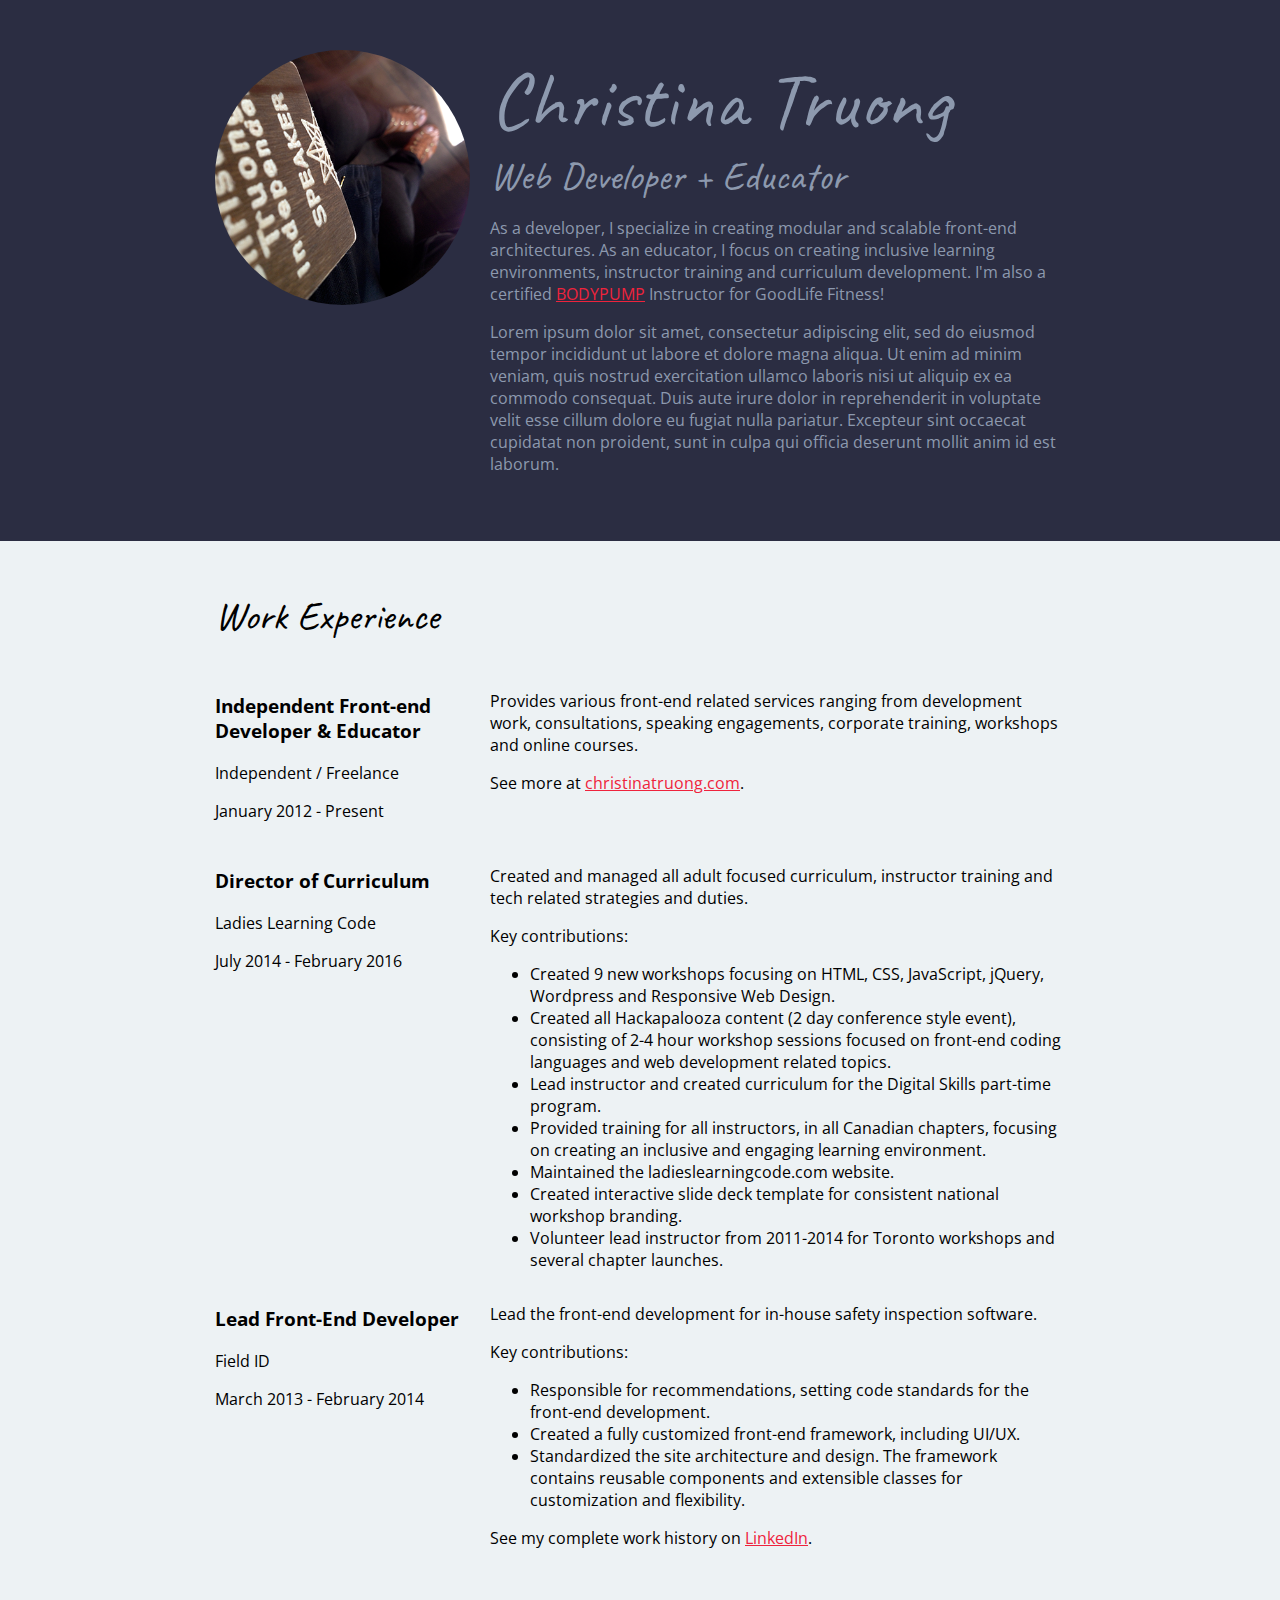
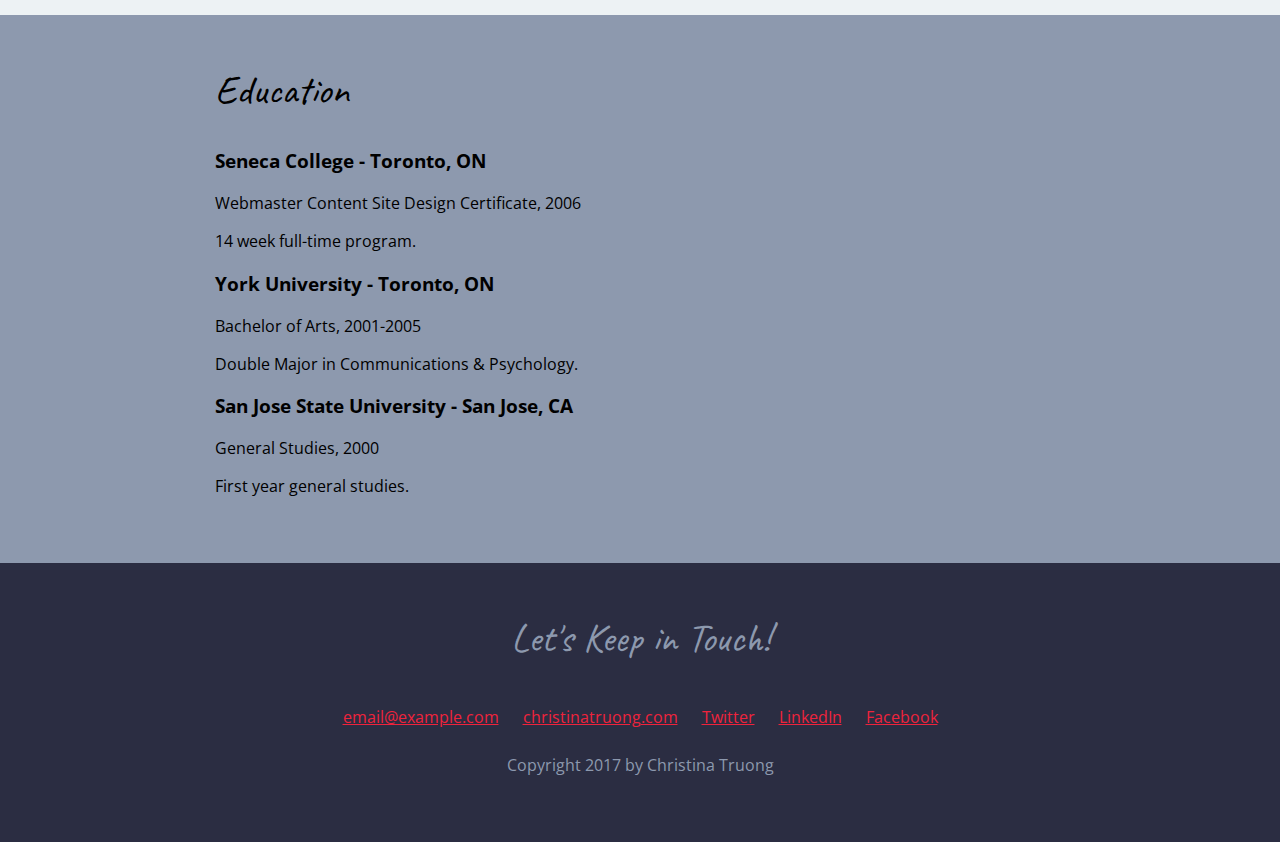
<file: Project/index.html>
<!DOCTYPE html>
<html lang="en">

<head>
  <meta charset="UTF-8">
  <meta name="viewport" content="width=device-width, initial-scale=1.0">
  <title>Christina Truong | Resume</title>
  <link href="https://fonts.googleapis.com/css?family=Caveat|Open+Sans:400,700&display=swap" rel="stylesheet">
  <link rel="stylesheet" href="css/styles.css">
</head>

<body>
  <!-- // Intro -->
  <header>
    <div class="content-wrap">
      <img class="profile-img col-narrow" src="images/christina-truong.png" alt="Christina Truong">
      <div class="col-wide">
        <h1>Christina Truong</h1>
        <h2>Web Developer + Educator</h2>
        <p>As a developer, I specialize in creating modular and scalable front-end architectures. As an educator, I
          focus
          on creating inclusive learning environments, instructor training and curriculum development. I'm also a
          certified <a href="https://www.lesmills.com/workouts/fitness-classes/bodypump/" target="_blank">BODYPUMP</a>
          Instructor for GoodLife Fitness!</p>
        <p>Lorem ipsum dolor sit amet, consectetur adipiscing elit, sed do eiusmod tempor incididunt ut labore et dolore
          magna aliqua. Ut enim ad minim veniam, quis nostrud exercitation ullamco laboris nisi ut aliquip ex ea commodo
          consequat. Duis aute irure dolor in reprehenderit in voluptate velit esse cillum dolore eu fugiat nulla
          pariatur. Excepteur sint occaecat cupidatat non proident, sunt in culpa qui officia deserunt mollit anim id
          est
          laborum.</p>
      </div>
    </div>
  </header>

  <main>
    <!-- // Work Experience -->
    <section class="work">
      <div class="content-wrap">
        <h2>Work Experience</h2>

        <!-- Job 1 Details -->
        <div class="col-narrow">
          <h3>Independent Front-end Developer & Educator</h3>
          <p>Independent / Freelance</p>
          <p>January 2012 - Present</p>
        </div>

        <div class="col-wide">
          <p>Provides various front-end related services ranging from development work, consultations, speaking
            engagements, corporate training, workshops and online courses.</p>
          <p>See more at <a href="http://christinatruong.com" target="_blank">christinatruong.com</a>.</p>
        </div>

        <!-- Job 2 Details -->
        <div class="col-narrow">
          <h3>Director of Curriculum</h3>
          <p>Ladies Learning Code</p>
          <p>July 2014 - February 2016</p>
        </div>

        <div class="col-wide">
          <p>Created and managed all adult focused curriculum, instructor training and tech related strategies and
            duties.
          </p>
          <p>Key contributions:</p>
          <ul>
            <li>Created 9 new workshops focusing on HTML, CSS, JavaScript, jQuery, Wordpress and Responsive Web Design.
            </li>
            <li>Created all Hackapalooza content (2 day conference style event), consisting of 2-4 hour workshop
              sessions
              focused on front-end coding languages and web development related topics.</li>
            <li>Lead instructor and created curriculum for the Digital Skills part-time program.</li>
            <li>Provided training for all instructors, in all Canadian chapters, focusing on creating an inclusive and
              engaging learning environment.</li>
            <li>Maintained the ladieslearningcode.com website.</li>
            <li>Created interactive slide deck template for consistent national workshop branding.</li>
            <li>Volunteer lead instructor from 2011-2014 for Toronto workshops and several chapter launches.</li>
          </ul>
        </div>

        <!-- Job 3 Details -->
        <div class="col-narrow">
          <h3>Lead Front-End Developer</h3>
          <p>Field ID</p>
          <p>March 2013 - February 2014</p>
        </div>

        <div class="col-wide">
          <p>Lead the front-end development for in-house safety inspection software.</p>
          <p>Key contributions:</p>
          <ul>
            <li>Responsible for recommendations, setting code standards for the front-end development.</li>
            <li>Created a fully customized front-end framework, including UI/UX.</li>
            <li>Standardized the site architecture and design. The framework contains reusable components and extensible
              classes for customization and flexibility.</li>
          </ul>

          <p>See my complete work history on <a href="https://www.linkedin.com/in/christinatruong/"
              target="_blank">LinkedIn</a>.</p>
        </div>
      </div>
    </section>


    <!-- // Education -->
    <section class="education">
      <div class="content-wrap">
        <h2>Education</h2>

        <!-- School 1 details. -->
        <h3>Seneca College - Toronto, ON</h3>
        <p>Webmaster Content Site Design Certificate, 2006</p>
        <p>14 week full-time program.</p>

        <!-- School 2 details. -->
        <h3>York University - Toronto, ON</h3>
        <p>Bachelor of Arts, 2001-2005</p>
        <p>Double Major in Communications & Psychology.</p>

        <!-- School 3 details. -->
        <h3>San Jose State University - San Jose, CA</h3>
        <p>General Studies, 2000</p>
        <p>First year general studies.</p>
      </div>
    </section>
  </main>

  <!-- // Footer & contact info -->
  <footer>
    <div class="content-wrap">
      <h2>Let's Keep in Touch!</h2>

      <!-- Social media links. Add or remove any networks. -->
      <div class="contact-info">
        <a href="mailto:email@example.com">email@example.com</a>
        <a href="http://christinatruong.com">christinatruong.com</a>
        <a href="https://twitter.com/christinatruong">Twitter</a>
        <a href="https://www.linkedin.com/in/christinatruong/">LinkedIn</a>
        <a href="http://fb.me/christinacodes">Facebook</a>
      </div>

      <p>Copyright 2017 by Christina Truong</p>
    </div>
  </footer>
</body>

</html>
</file>
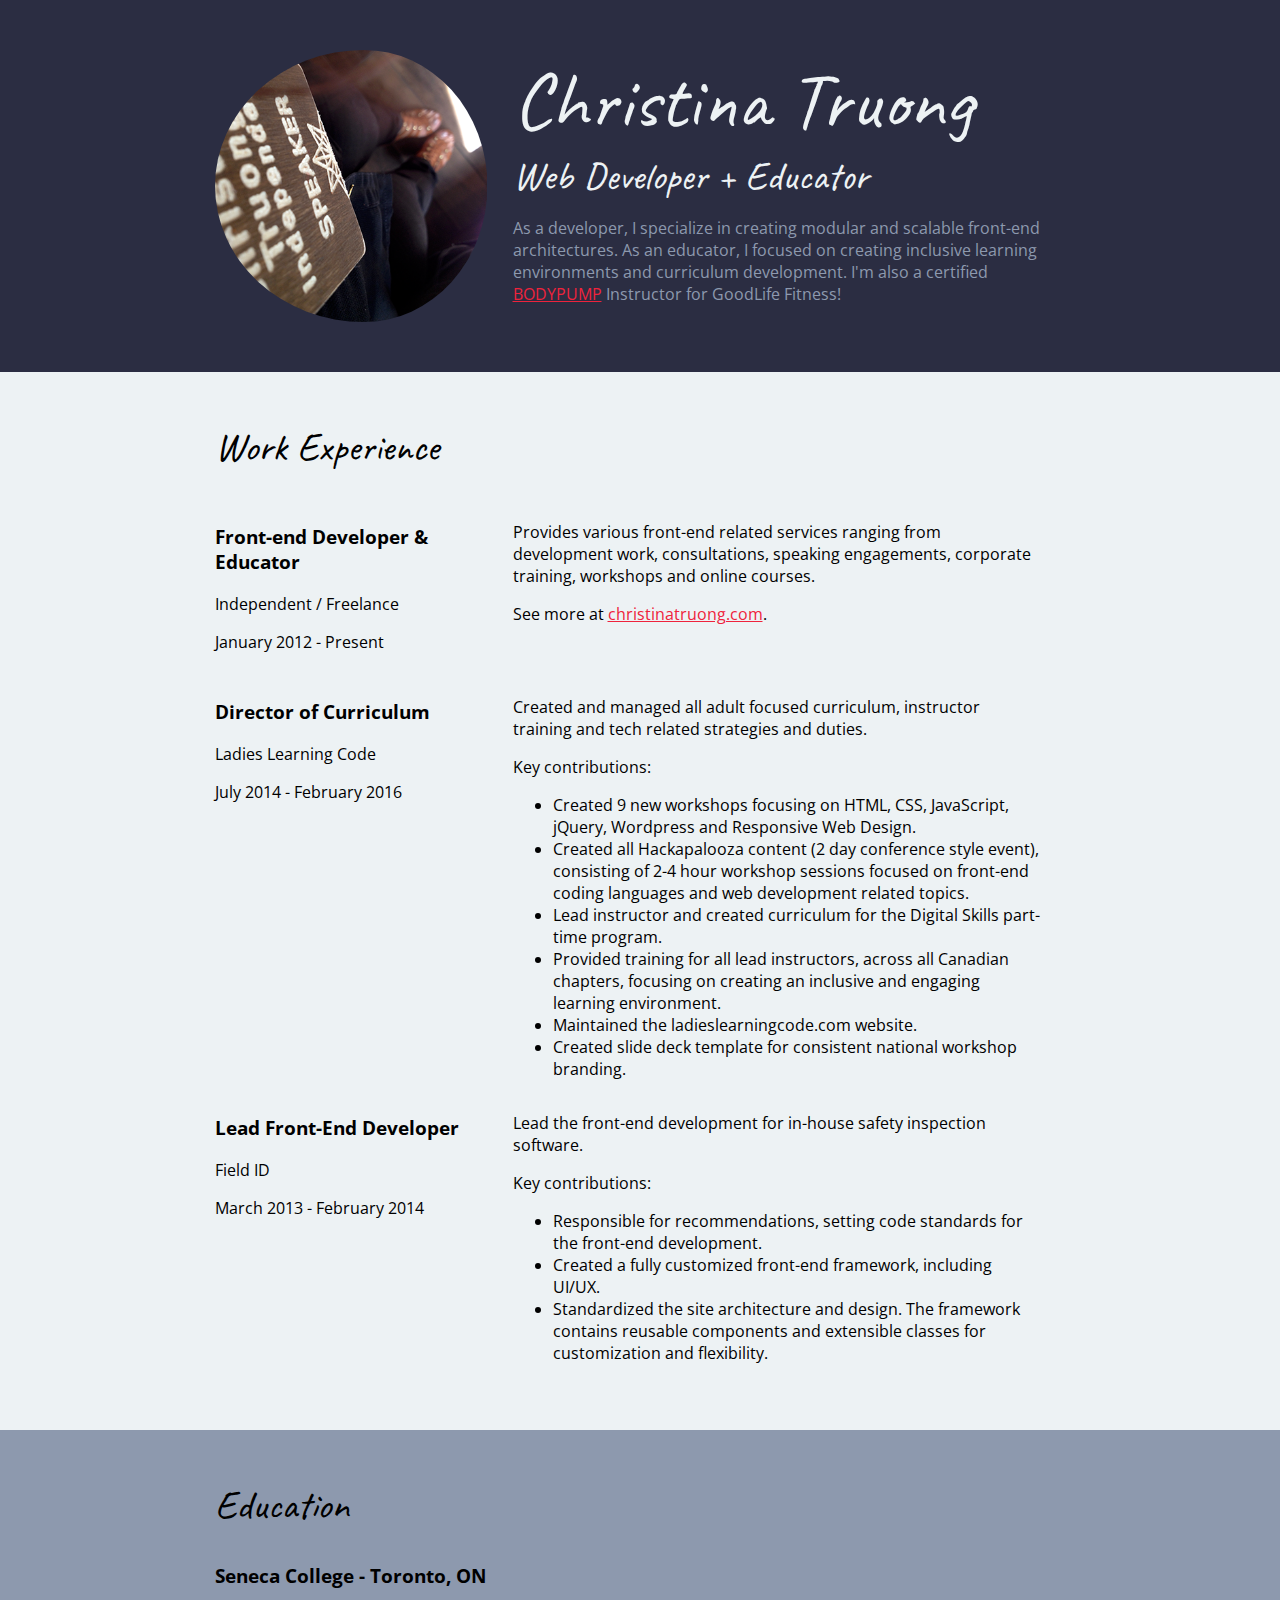
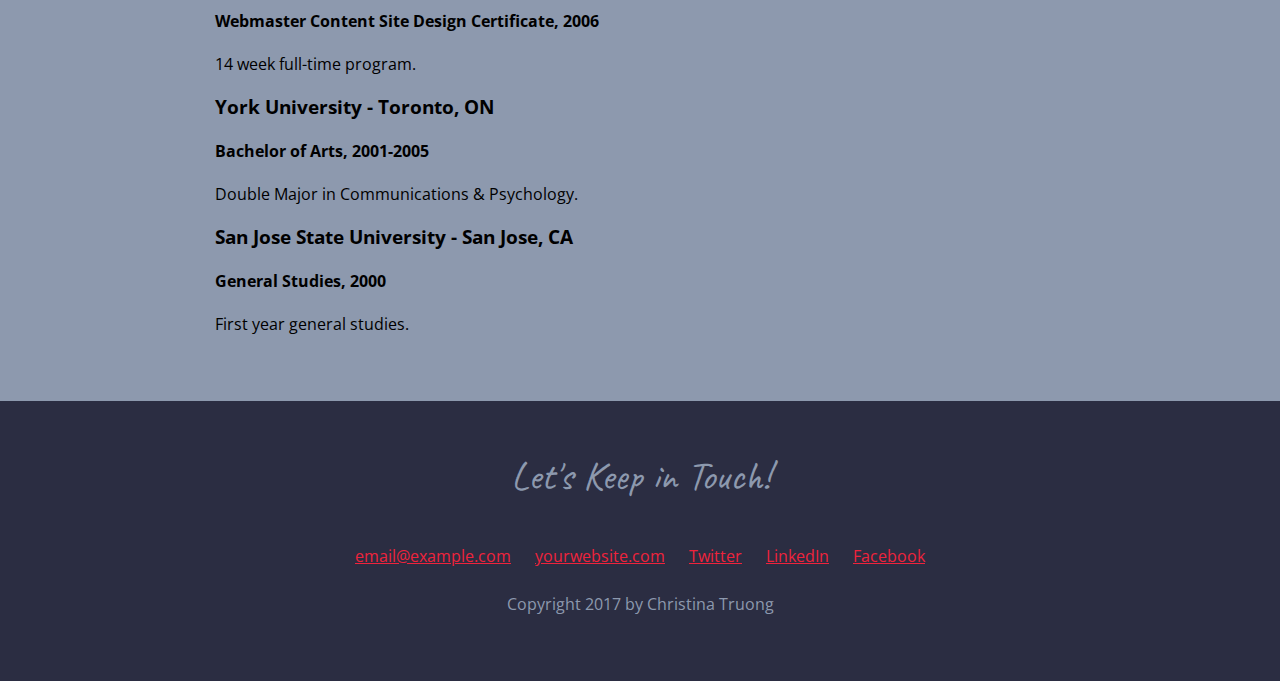
<file: Ch04/css-resume-final/index.html>
<!DOCTYPE html>
<html lang="en">
<head>
    <meta charset="UTF-8">
    <meta name="viewport" content="width=device-width, initial-scale=1.0">
    <title>Christina Truong | Resume</title>
    <link href="https://fonts.googleapis.com/css?family=Caveat|Open+Sans:400,400i,700" rel="stylesheet">
    <link rel="stylesheet" href="css/styles.css">
</head>
<body>
    <!-- // Intro -->
    <header>
        <div class="content-wrap">
            <img class="profile-img column-narrow" src="images/christina-truong.png" alt="Christina Truong">
            
            <div class="column-wide">
              <h1>Christina Truong</h1>
              <h2>Web Developer + Educator</h2>
              <p>As a developer, I specialize in creating modular and scalable front-end architectures. As an educator, I focused on creating inclusive learning environments and curriculum development. I'm also a certified <a href="#">BODYPUMP</a> Instructor for GoodLife Fitness!</p>
            </div>
        </div>
    </header>
    
    <main> 
        <!-- // Work Experience -->
        <section class="work">
            <div class="content-wrap">
                <h2>Work Experience</h2>

                <!-- Job Details: copy this block to add more positions. -->
                <div class="column-narrow">
                    <h3>Front-end Developer & Educator</h3>
                    <p>Independent / Freelance</p>
                    <p>January 2012 - Present</p>
                </div>
                <div class="column-wide">
                  <p>Provides various front-end related services ranging from development work, consultations, speaking engagements, corporate training, workshops and online courses.</p>
                  <p>See more at <a href="http://christinatruong.com">christinatruong.com</a>.</p>
                </div>
                
                <!-- Job Details -->
                <div class="column-narrow">
                    <h3>Director of Curriculum</h3>
                    <p>Ladies Learning Code</p>
                    <p>July 2014 - February 2016</p>
                </div>
                
                <div class="column-wide">
                    <p>Created and managed all adult focused curriculum, instructor training and tech related strategies and duties.</p>

                    <p>Key contributions:</p>
                    <ul>
                        <li>Created 9 new workshops focusing on HTML, CSS, JavaScript, jQuery, Wordpress and Responsive Web Design.</li>
                        <li>Created all Hackapalooza content (2 day conference style event), consisting of 2-4 hour workshop sessions focused on front-end coding languages and web development related topics.</li>
                        <li>Lead instructor and created curriculum for the Digital Skills part-time program.</li>
                        <li>Provided training for all lead instructors, across all Canadian chapters, focusing on creating an inclusive and engaging learning environment.</li>
                        <li>Maintained the ladieslearningcode.com website.</li>
                        <li>Created slide deck template for consistent national workshop branding.</li>
                    </ul>
                </div>
                
                <!-- Job Details -->
                <div class="column-narrow">
                    <h3>Lead Front-End Developer</h3>
                    <p>Field ID</p>
                    <p>March 2013 - February 2014</p>
                </div>
                <div class="column-wide">
                    <p>Lead the front-end development for in-house safety inspection software.</p>
                    <p>Key contributions:</p>
                    <ul>
                        <li>Responsible for recommendations, setting code standards for the front-end development.</li>
                        <li>Created a fully customized front-end framework, including UI/UX.</li>
                        <li>Standardized the site architecture and design. The framework contains reusable components and extensible classes for customization and flexibility.</li>
                    </ul>
                </div>
            </div>
        </section>


        <!-- // Education -->
        <section class="education">
            <div class="content-wrap">
                <h2>Education</h2>

                <!-- School details: copy this block to add more schools. -->
                <h3>Seneca College - Toronto, ON</h3>
                <h4>Webmaster Content Site Design Certificate, 2006</h4>
                <p>14 week full-time program.</p>
                
                <h3>York University - Toronto, ON</h3>
                <h4>Bachelor of Arts, 2001-2005</h4>
                <p>Double Major in Communications & Psychology.</p>
                
                <h3>San Jose State University - San Jose, CA</h3>
                <h4>General Studies, 2000</h4>
                <p>First year general studies.</p>
            </div>
        </section>
    </main>
    
    <!-- // Footer & contact info -->
    <footer>
        <div class="content-wrap">
            <h2>Let's Keep in Touch!</h2>
            
            <!-- Social media and contact links. Add or remove any networks. -->
            <div class="contact-info">
                <a href="mailto:email@example.com">email@example.com</a>
                <a href="http://yourwebsite.com">yourwebsite.com</a>
                <a href="#">Twitter</a>
                <a href="#">LinkedIn</a>
                <a href="#">Facebook</a>
            </div>

            <p>Copyright 2017 by Christina Truong</p>
        </div>
    </footer>
</body>
</html>
</file>
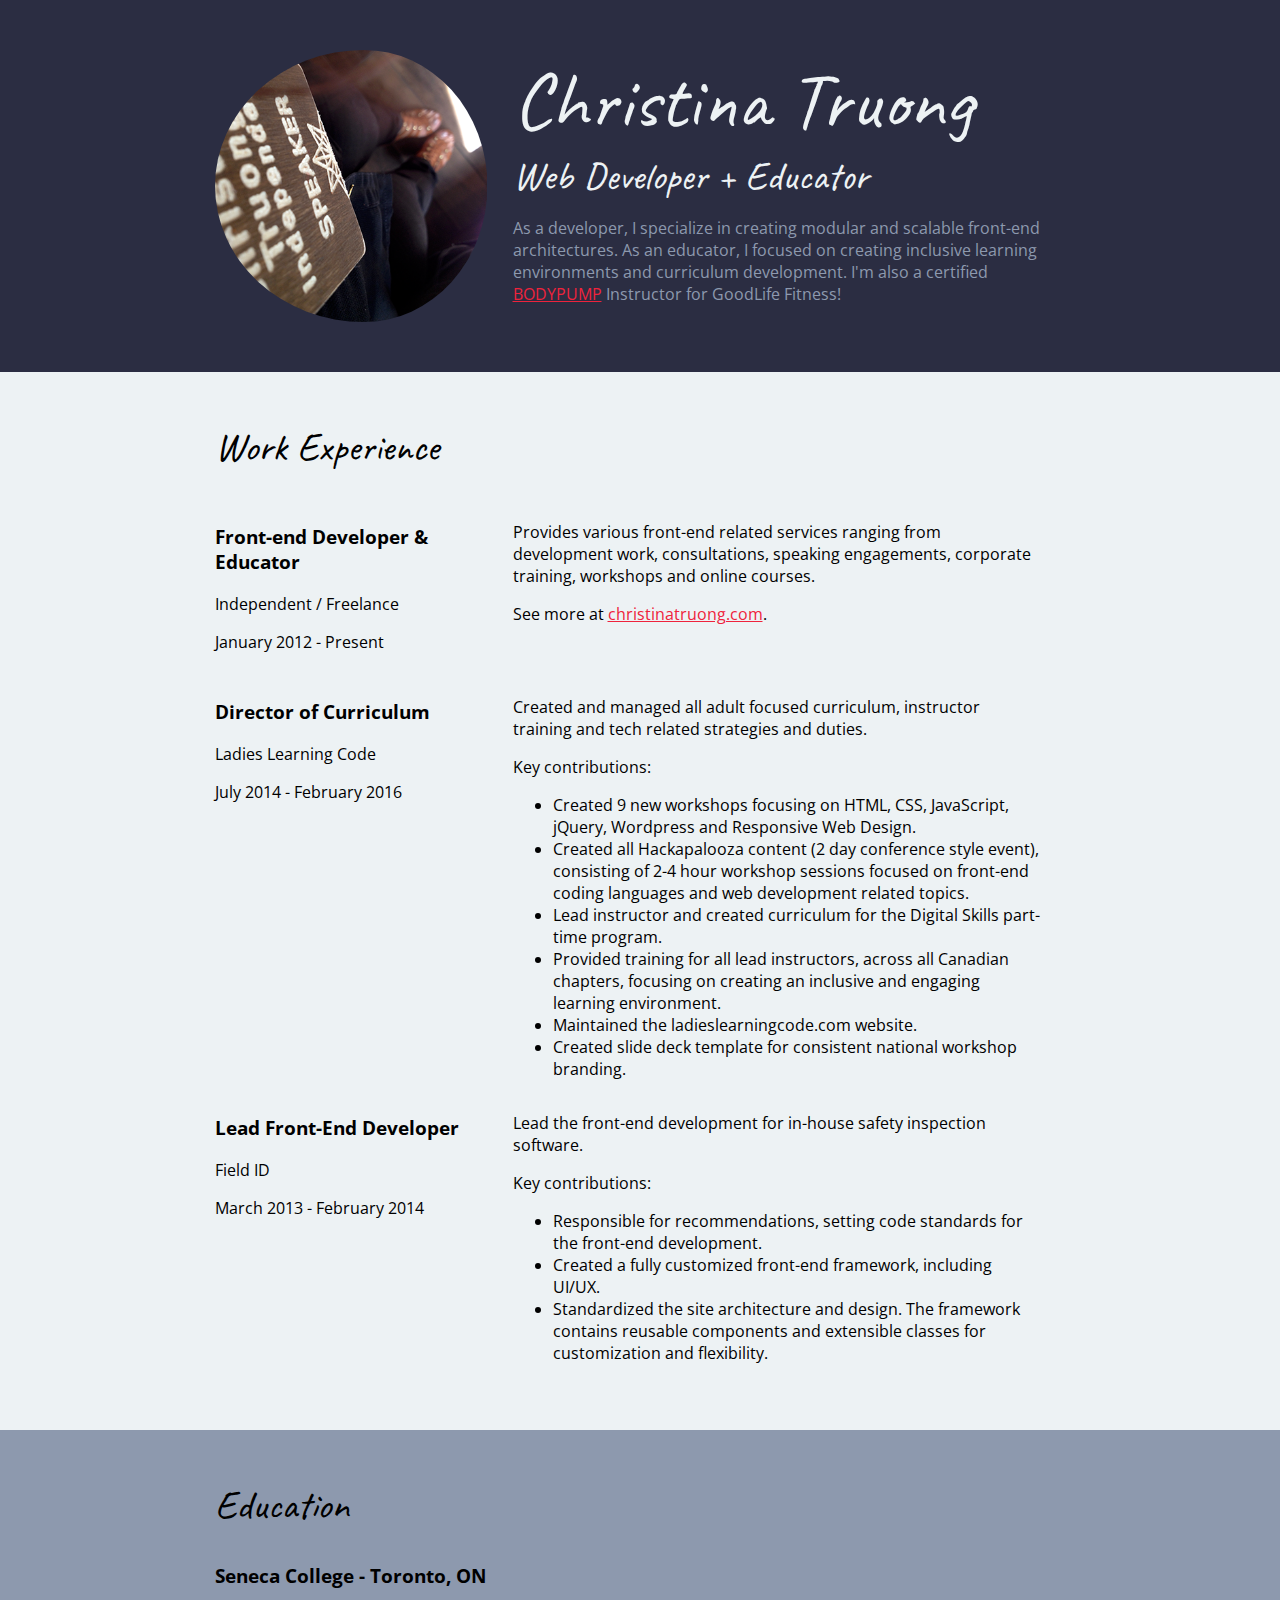
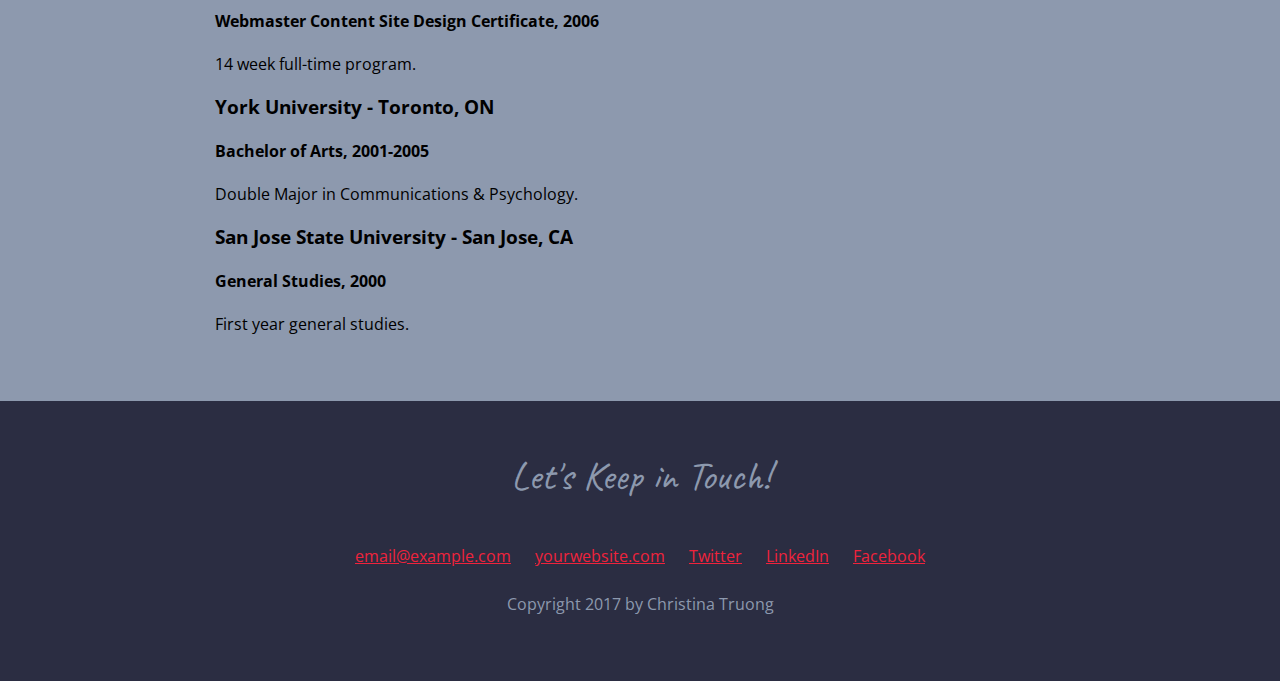
<file: Ch01/01_05/css-resume-final/index.html>
<!DOCTYPE html>
<html lang="en">

<head>
  <meta charset="UTF-8">
  <meta name="viewport" content="width=device-width, initial-scale=1.0">
  <title>Christina Truong | Resume</title>
  <link href="https://fonts.googleapis.com/css?family=Caveat|Open+Sans:400,400i,700" rel="stylesheet">
  <link rel="stylesheet" href="css/styles.css">
</head>

<body>
  <!-- // Intro -->
  <header>
    <div class="content-wrap">
      <img class="profile-img column-narrow" src="images/christina-truong.png" alt="Christina Truong">

      <div class="column-wide">
        <h1>Christina Truong</h1>
        <h2>Web Developer + Educator</h2>
        <p>As a developer, I specialize in creating modular and scalable front-end architectures. As an educator, I
          focused on creating inclusive learning environments and curriculum development. I'm also a certified <a
            href="#">BODYPUMP</a> Instructor for GoodLife Fitness!</p>
      </div>
    </div>
  </header>

  <main>
    <!-- // Work Experience -->
    <section class="work">
      <div class="content-wrap">
        <h2>Work Experience</h2>

        <!-- Job Details: copy this block to add more positions. -->
        <div class="column-narrow">
          <h3>Front-end Developer & Educator</h3>
          <p>Independent / Freelance</p>
          <p>January 2012 - Present</p>
        </div>
        <div class="column-wide">
          <p>Provides various front-end related services ranging from development work, consultations, speaking
            engagements, corporate training, workshops and online courses.</p>
          <p>See more at <a href="http://christinatruong.com">christinatruong.com</a>.</p>
        </div>

        <!-- Job Details -->
        <div class="column-narrow">
          <h3>Director of Curriculum</h3>
          <p>Ladies Learning Code</p>
          <p>July 2014 - February 2016</p>
        </div>

        <div class="column-wide">
          <p>Created and managed all adult focused curriculum, instructor training and tech related strategies and
            duties.</p>

          <p>Key contributions:</p>
          <ul>
            <li>Created 9 new workshops focusing on HTML, CSS, JavaScript, jQuery, Wordpress and Responsive Web Design.
            </li>
            <li>Created all Hackapalooza content (2 day conference style event), consisting of 2-4 hour workshop
              sessions focused on front-end coding languages and web development related topics.</li>
            <li>Lead instructor and created curriculum for the Digital Skills part-time program.</li>
            <li>Provided training for all lead instructors, across all Canadian chapters, focusing on creating an
              inclusive and engaging learning environment.</li>
            <li>Maintained the ladieslearningcode.com website.</li>
            <li>Created slide deck template for consistent national workshop branding.</li>
          </ul>
        </div>

        <!-- Job Details -->
        <div class="column-narrow">
          <h3>Lead Front-End Developer</h3>
          <p>Field ID</p>
          <p>March 2013 - February 2014</p>
        </div>
        <div class="column-wide">
          <p>Lead the front-end development for in-house safety inspection software.</p>
          <p>Key contributions:</p>
          <ul>
            <li>Responsible for recommendations, setting code standards for the front-end development.</li>
            <li>Created a fully customized front-end framework, including UI/UX.</li>
            <li>Standardized the site architecture and design. The framework contains reusable components and extensible
              classes for customization and flexibility.</li>
          </ul>
        </div>
      </div>
    </section>


    <!-- // Education -->
    <section class="education">
      <div class="content-wrap">
        <h2>Education</h2>

        <!-- School details: copy this block to add more schools. -->
        <h3>Seneca College - Toronto, ON</h3>
        <h4>Webmaster Content Site Design Certificate, 2006</h4>
        <p>14 week full-time program.</p>

        <h3>York University - Toronto, ON</h3>
        <h4>Bachelor of Arts, 2001-2005</h4>
        <p>Double Major in Communications & Psychology.</p>

        <h3>San Jose State University - San Jose, CA</h3>
        <h4>General Studies, 2000</h4>
        <p>First year general studies.</p>
      </div>
    </section>
  </main>

  <!-- // Footer & contact info -->
  <footer>
    <div class="content-wrap">
      <h2>Let's Keep in Touch!</h2>

      <!-- Social media and contact links. Add or remove any networks. -->
      <div class="contact-info">
        <a href="mailto:email@example.com">email@example.com</a>
        <a href="http://yourwebsite.com">yourwebsite.com</a>
        <a href="#">Twitter</a>
        <a href="#">LinkedIn</a>
        <a href="#">Facebook</a>
      </div>

      <p>Copyright 2017 by Christina Truong</p>
    </div>
  </footer>
</body>

</html>
</file>
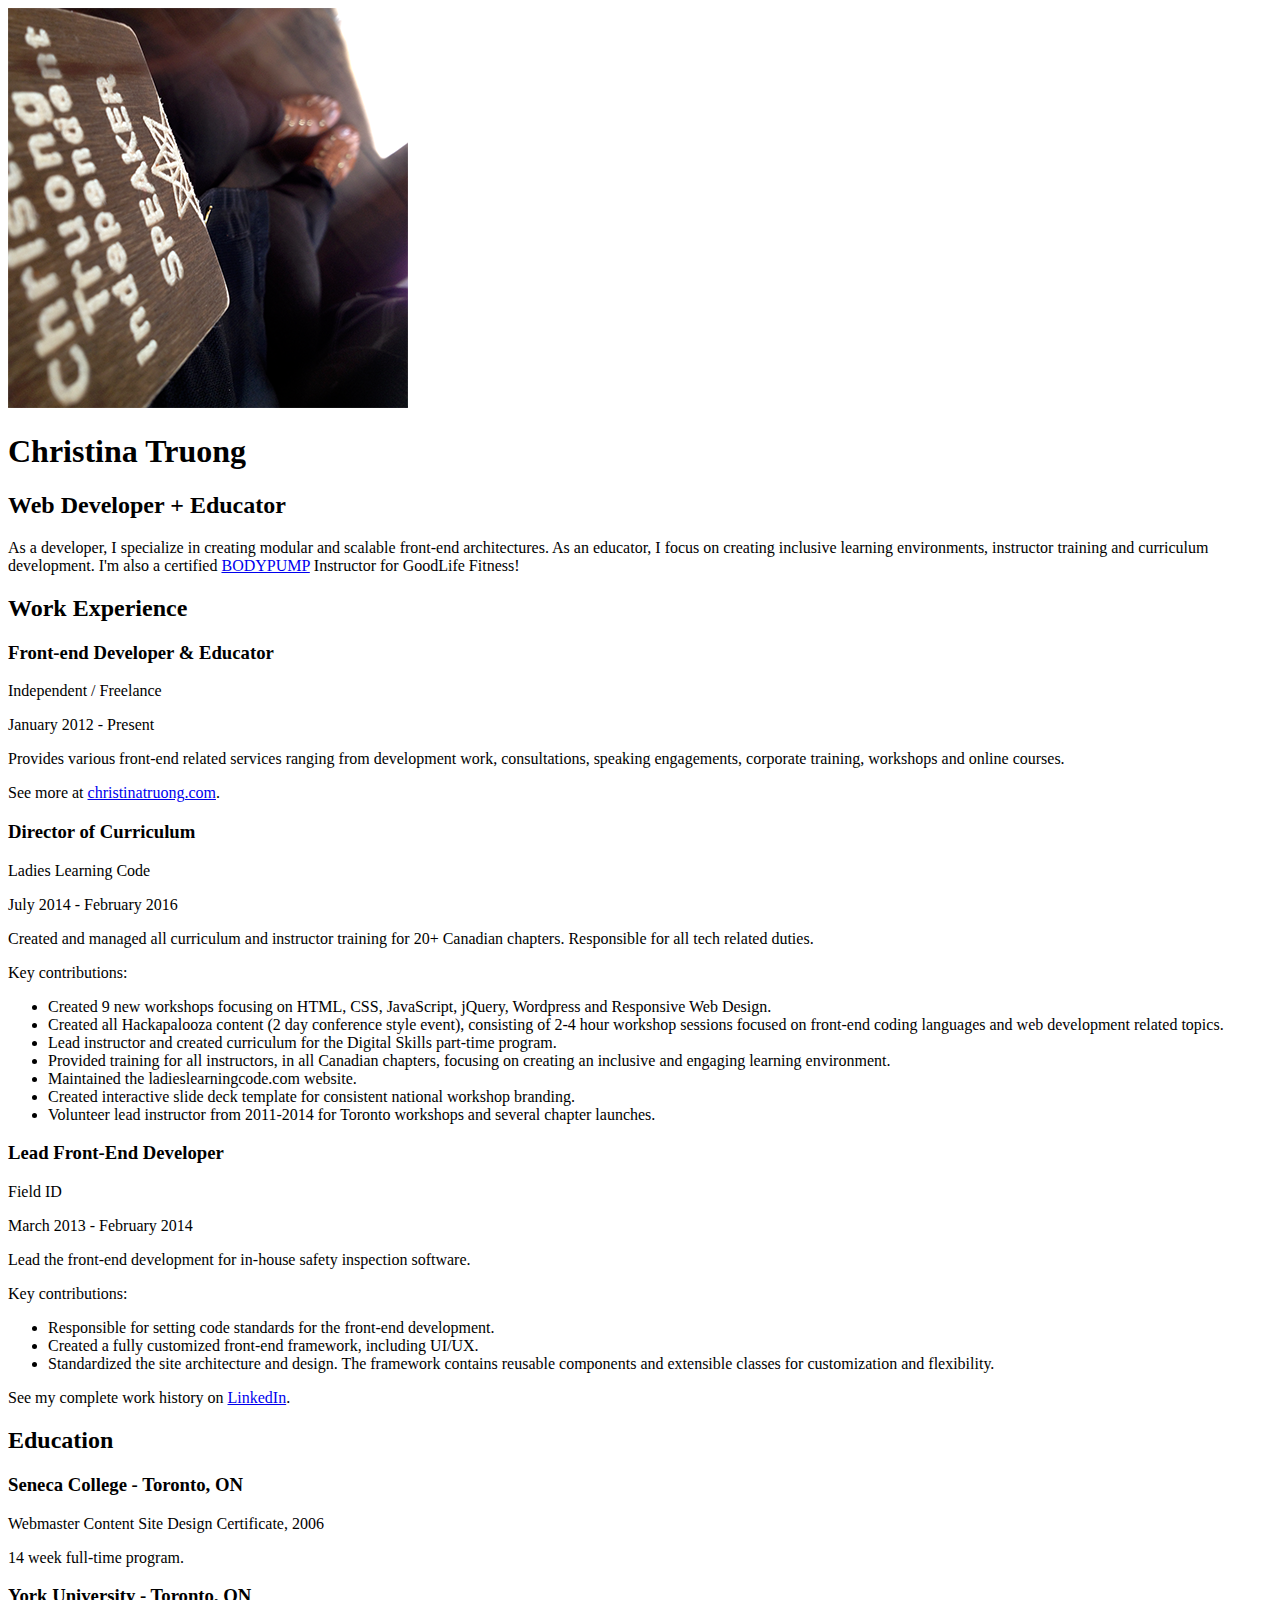
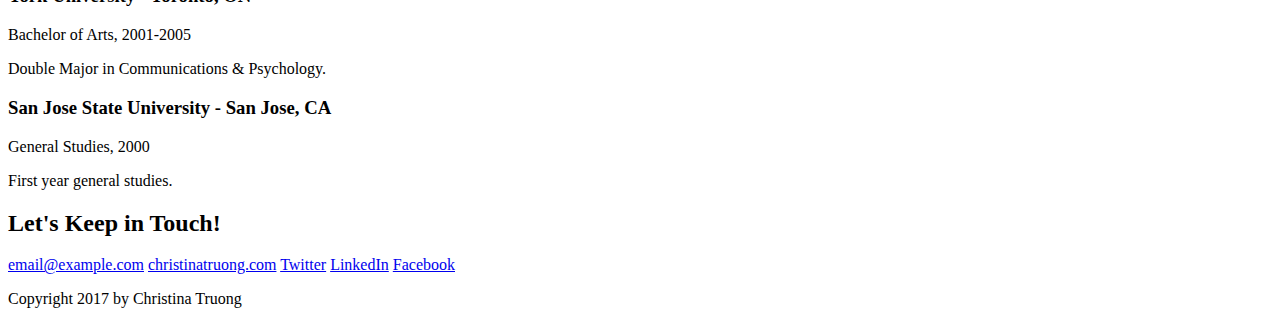
<file: Ch01/01_07/css-resume/index.html>
<!DOCTYPE html>
<html lang="en">
<head>
    <meta charset="UTF-8">
    <meta name="viewport" content="width=device-width, initial-scale=1.0">
    <title>Christina Truong | Resume</title>
</head>
<body>
    <!-- // Intro -->
    <header>
        <img src="christina-truong.png" alt="Christina Truong">
        <h1>Christina Truong</h1>
        <h2>Web Developer + Educator</h2>
        <p>As a developer, I specialize in creating modular and scalable front-end architectures. As an educator, I focus on creating inclusive learning environments, instructor training and curriculum development. I'm also a certified <a href="https://www.lesmills.com/workouts/fitness-classes/bodypump/" target="_blank">BODYPUMP</a> Instructor for GoodLife Fitness!</p>
    </header>
    
    <main> 
        <!-- // Work Experience -->
        <section>
            <h2>Work Experience</h2>

            <!-- Job 1 Details -->
            <h3>Front-end Developer & Educator</h3>
            <p>Independent / Freelance</p>
            <p>January 2012 - Present</p>
            
            <p>Provides various front-end related services ranging from development work, consultations, speaking engagements, corporate training, workshops and online courses.</p>
            <p>See more at <a href="http://christinatruong.com" target="_blank">christinatruong.com</a>.</p>
            
            <!-- Job 2 Details -->
            <h3>Director of Curriculum</h3>
            <p>Ladies Learning Code</p>
            <p>July 2014 - February 2016</p>
            
            <p>Created and managed all curriculum and instructor training for 20+ Canadian chapters. Responsible for all tech related duties.</p>
            <p>Key contributions:</p>
            <ul>
                <li>Created 9 new workshops focusing on HTML, CSS, JavaScript, jQuery, Wordpress and Responsive Web Design.</li>
                <li>Created all Hackapalooza content (2 day conference style event), consisting of 2-4 hour workshop sessions focused on front-end coding languages and web development related topics.</li>
                <li>Lead instructor and created curriculum for the Digital Skills part-time program.</li>
                <li>Provided training for all instructors, in all Canadian chapters, focusing on creating an inclusive and engaging learning environment.</li>
                <li>Maintained the ladieslearningcode.com website.</li>
                <li>Created interactive slide deck template for consistent national workshop branding.</li>
                <li>Volunteer lead instructor from 2011-2014 for Toronto workshops and several chapter launches.</li>
            </ul>
            
            <!-- Job 3 Details -->
            <h3>Lead Front-End Developer</h3>
            <p>Field ID</p>
            <p>March 2013 - February 2014</p>
            
            <p>Lead the front-end development for in-house safety inspection software.</p>
            <p>Key contributions:</p>
            <ul>
                <li>Responsible for setting code standards for the front-end development.</li>
                <li>Created a fully customized front-end framework, including UI/UX.</li>
                <li>Standardized the site architecture and design. The framework contains reusable components and extensible classes for customization and flexibility.</li>
            </ul>
            
            <p>See my complete work history on <a href="https://www.linkedin.com/in/christinatruong/" target="_blank">LinkedIn</a>.</p>
        </section>


        <!-- // Education -->
        <section>
            <h2>Education</h2>

            <!-- School 1 details. -->
            <h3>Seneca College - Toronto, ON</h3>
            <p>Webmaster Content Site Design Certificate, 2006</p>
            <p>14 week full-time program.</p>
            
            <!-- School 2 details. -->
            <h3>York University - Toronto, ON</h3>
            <p>Bachelor of Arts, 2001-2005</p>
            <p>Double Major in Communications & Psychology.</p>
            
            <!-- School 3 details. -->
            <h3>San Jose State University - San Jose, CA</h3>
            <p>General Studies, 2000</p>
            <p>First year general studies.</p>
        </section>
    </main>
    
    
    <!-- // Footer & contact info -->
    <footer>
        <h2>Let's Keep in Touch!</h2>
        
        <!-- Social media links. Add or remove any networks. -->
        <div>
            <a href="mailto:email@example.com">email@example.com</a>
            <a href="http://christinatruong.com">christinatruong.com</a>
            <a href="https://twitter.com/christinatruong">Twitter</a>
            <a href="https://www.linkedin.com/in/christinatruong/">LinkedIn</a>
            <a href="http://fb.me/christinacodes">Facebook</a>
        </div>

        <p>Copyright 2017 by Christina Truong</p>
    </footer>
</body>
</html>
</file>
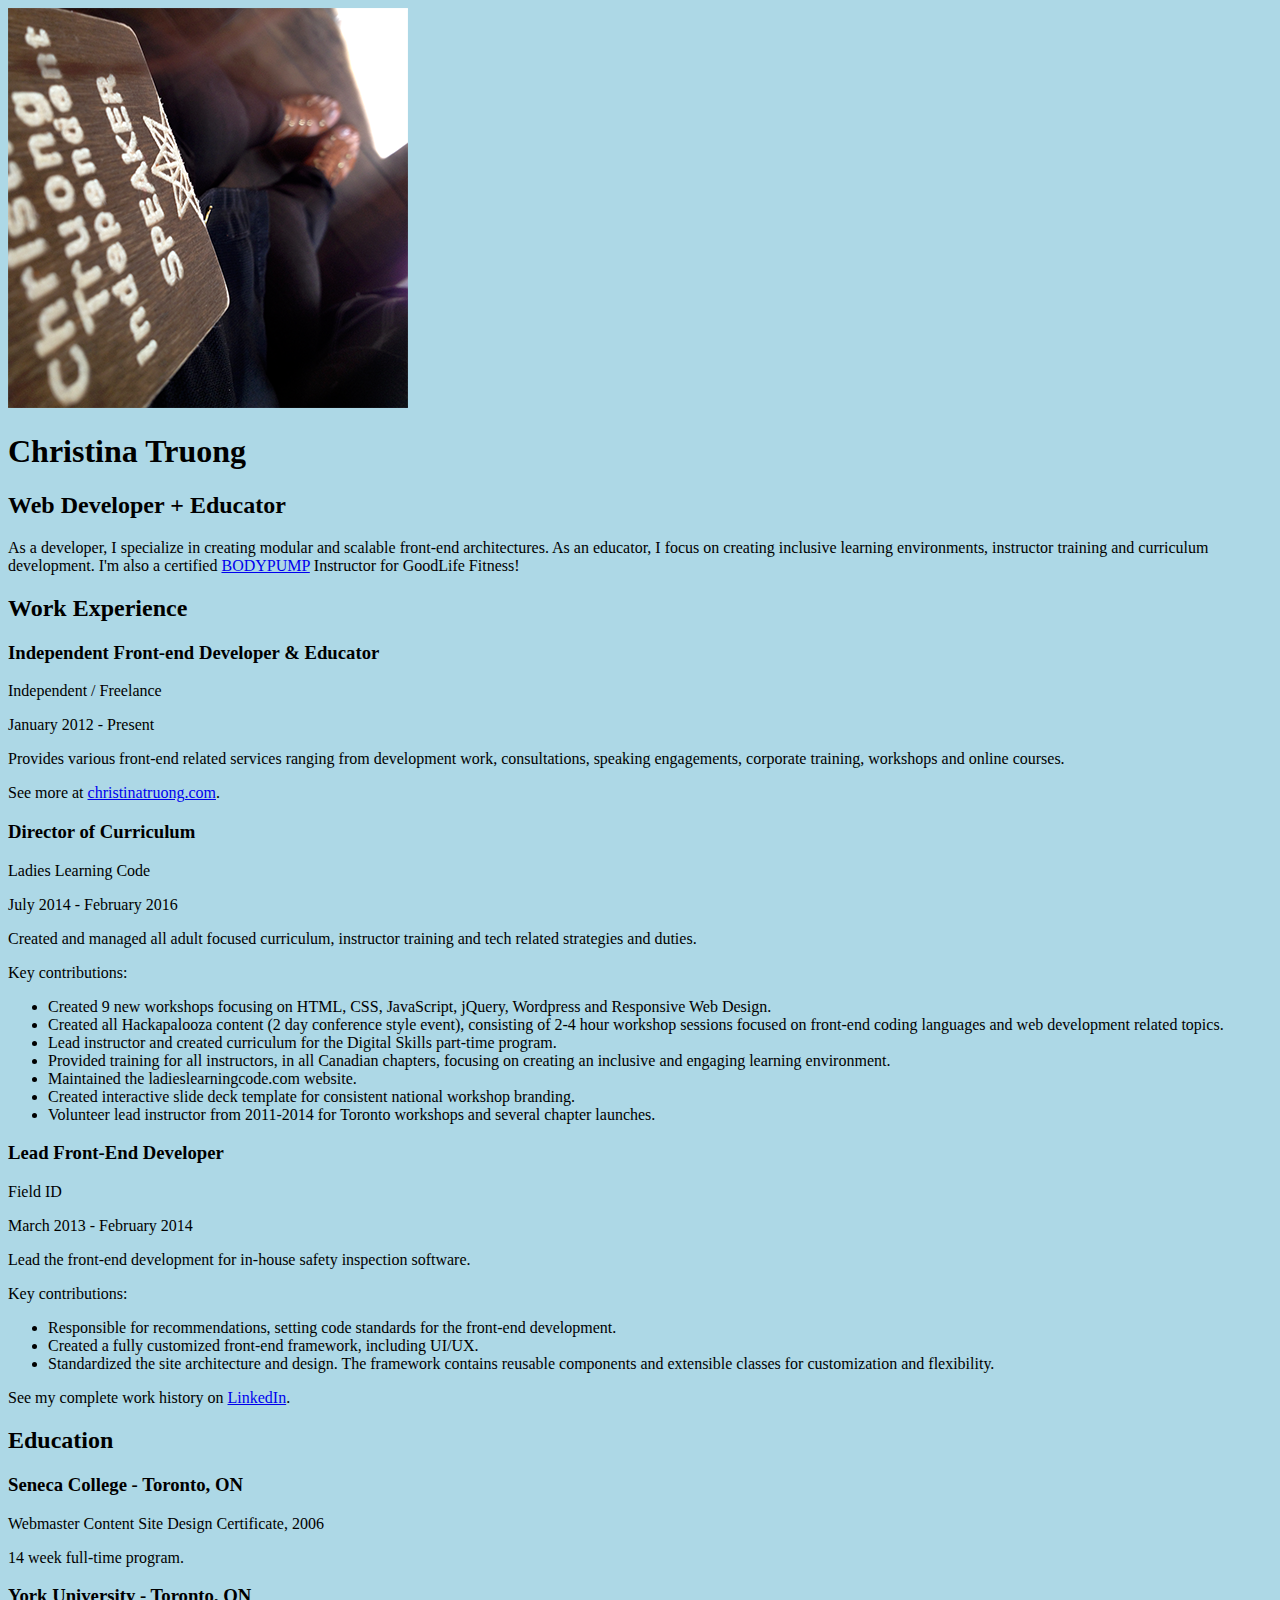
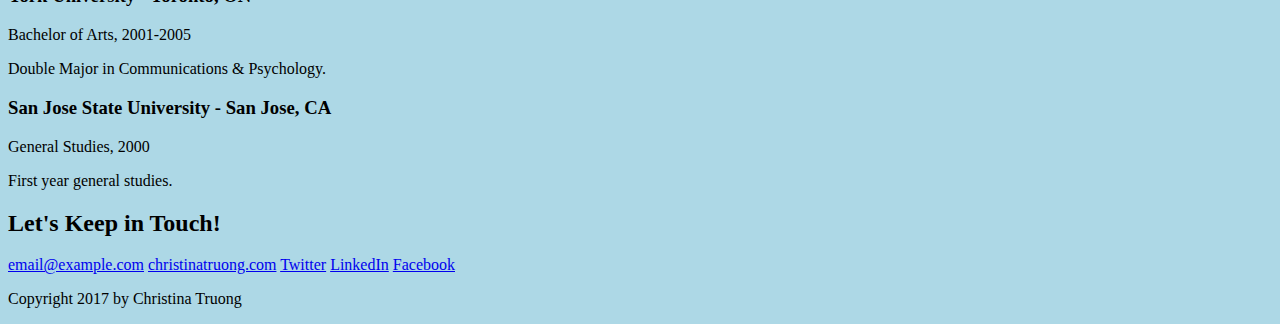
<file: Ch01/01_08/css-resume/index.html>
<!DOCTYPE html>
<html lang="en">
<head>
    <meta charset="UTF-8">
    <meta name="viewport" content="width=device-width, initial-scale=1.0">
    <title>Christina Truong | Resume</title>
    <link rel="stylesheet" href="styles.css">
</head>
<body>
    <!-- // Intro -->
    <header>
        <img src="christina-truong.png" alt="Christina Truong">
        <h1>Christina Truong</h1>
        <h2>Web Developer + Educator</h2>
        <p>As a developer, I specialize in creating modular and scalable front-end architectures. As an educator, I focus on creating inclusive learning environments, instructor training and curriculum development. I'm also a certified <a href="https://www.lesmills.com/workouts/fitness-classes/bodypump/" target="_blank">BODYPUMP</a> Instructor for GoodLife Fitness!</p>
    </header>
    
    <main> 
        <!-- // Work Experience -->
        <section>
            <h2>Work Experience</h2>

            <!-- Job 1 Details -->
            <h3>Independent Front-end Developer & Educator</h3>
            <p>Independent / Freelance</p>
            <p>January 2012 - Present</p>
            
            <p>Provides various front-end related services ranging from development work, consultations, speaking engagements, corporate training, workshops and online courses.</p>
            <p>See more at <a href="http://christinatruong.com" target="_blank">christinatruong.com</a>.</p>
            
            <!-- Job 2 Details -->
            <h3>Director of Curriculum</h3>
            <p>Ladies Learning Code</p>
            <p>July 2014 - February 2016</p>
            
            <p>Created and managed all adult focused curriculum, instructor training and tech related strategies and duties.</p>
            <p>Key contributions:</p>
            <ul>
                <li>Created 9 new workshops focusing on HTML, CSS, JavaScript, jQuery, Wordpress and Responsive Web Design.</li>
                <li>Created all Hackapalooza content (2 day conference style event), consisting of 2-4 hour workshop sessions focused on front-end coding languages and web development related topics.</li>
                <li>Lead instructor and created curriculum for the Digital Skills part-time program.</li>
                <li>Provided training for all instructors, in all Canadian chapters, focusing on creating an inclusive and engaging learning environment.</li>
                <li>Maintained the ladieslearningcode.com website.</li>
                <li>Created interactive slide deck template for consistent national workshop branding.</li>
                <li>Volunteer lead instructor from 2011-2014 for Toronto workshops and several chapter launches.</li>
            </ul>
            
            <!-- Job 3 Details -->
            <h3>Lead Front-End Developer</h3>
            <p>Field ID</p>
            <p>March 2013 - February 2014</p>
            
            <p>Lead the front-end development for in-house safety inspection software.</p>
            <p>Key contributions:</p>
            <ul>
                <li>Responsible for recommendations, setting code standards for the front-end development.</li>
                <li>Created a fully customized front-end framework, including UI/UX.</li>
                <li>Standardized the site architecture and design. The framework contains reusable components and extensible classes for customization and flexibility.</li>
            </ul>
            
            <p>See my complete work history on <a href="https://www.linkedin.com/in/christinatruong/" target="_blank">LinkedIn</a>.</p>
        </section>


        <!-- // Education -->
        <section>
            <h2>Education</h2>

            <!-- School 1 details. -->
            <h3>Seneca College - Toronto, ON</h3>
            <p>Webmaster Content Site Design Certificate, 2006</p>
            <p>14 week full-time program.</p>
            
            <!-- School 2 details. -->
            <h3>York University - Toronto, ON</h3>
            <p>Bachelor of Arts, 2001-2005</p>
            <p>Double Major in Communications & Psychology.</p>
            
            <!-- School 3 details. -->
            <h3>San Jose State University - San Jose, CA</h3>
            <p>General Studies, 2000</p>
            <p>First year general studies.</p>
        </section>
    </main>
    
    <!-- // Footer & contact info -->
    <footer>
        <h2>Let's Keep in Touch!</h2>
        
        <!-- Social media links. Add or remove any networks. -->
        <div>
            <a href="mailto:email@example.com">email@example.com</a>
            <a href="http://christinatruong.com">christinatruong.com</a>
            <a href="https://twitter.com/christinatruong">Twitter</a>
            <a href="https://www.linkedin.com/in/christinatruong/">LinkedIn</a>
            <a href="http://fb.me/christinacodes">Facebook</a>
        </div>

        <p>Copyright 2017 by Christina Truong</p>
    </footer>
</body>
</html>
</file>
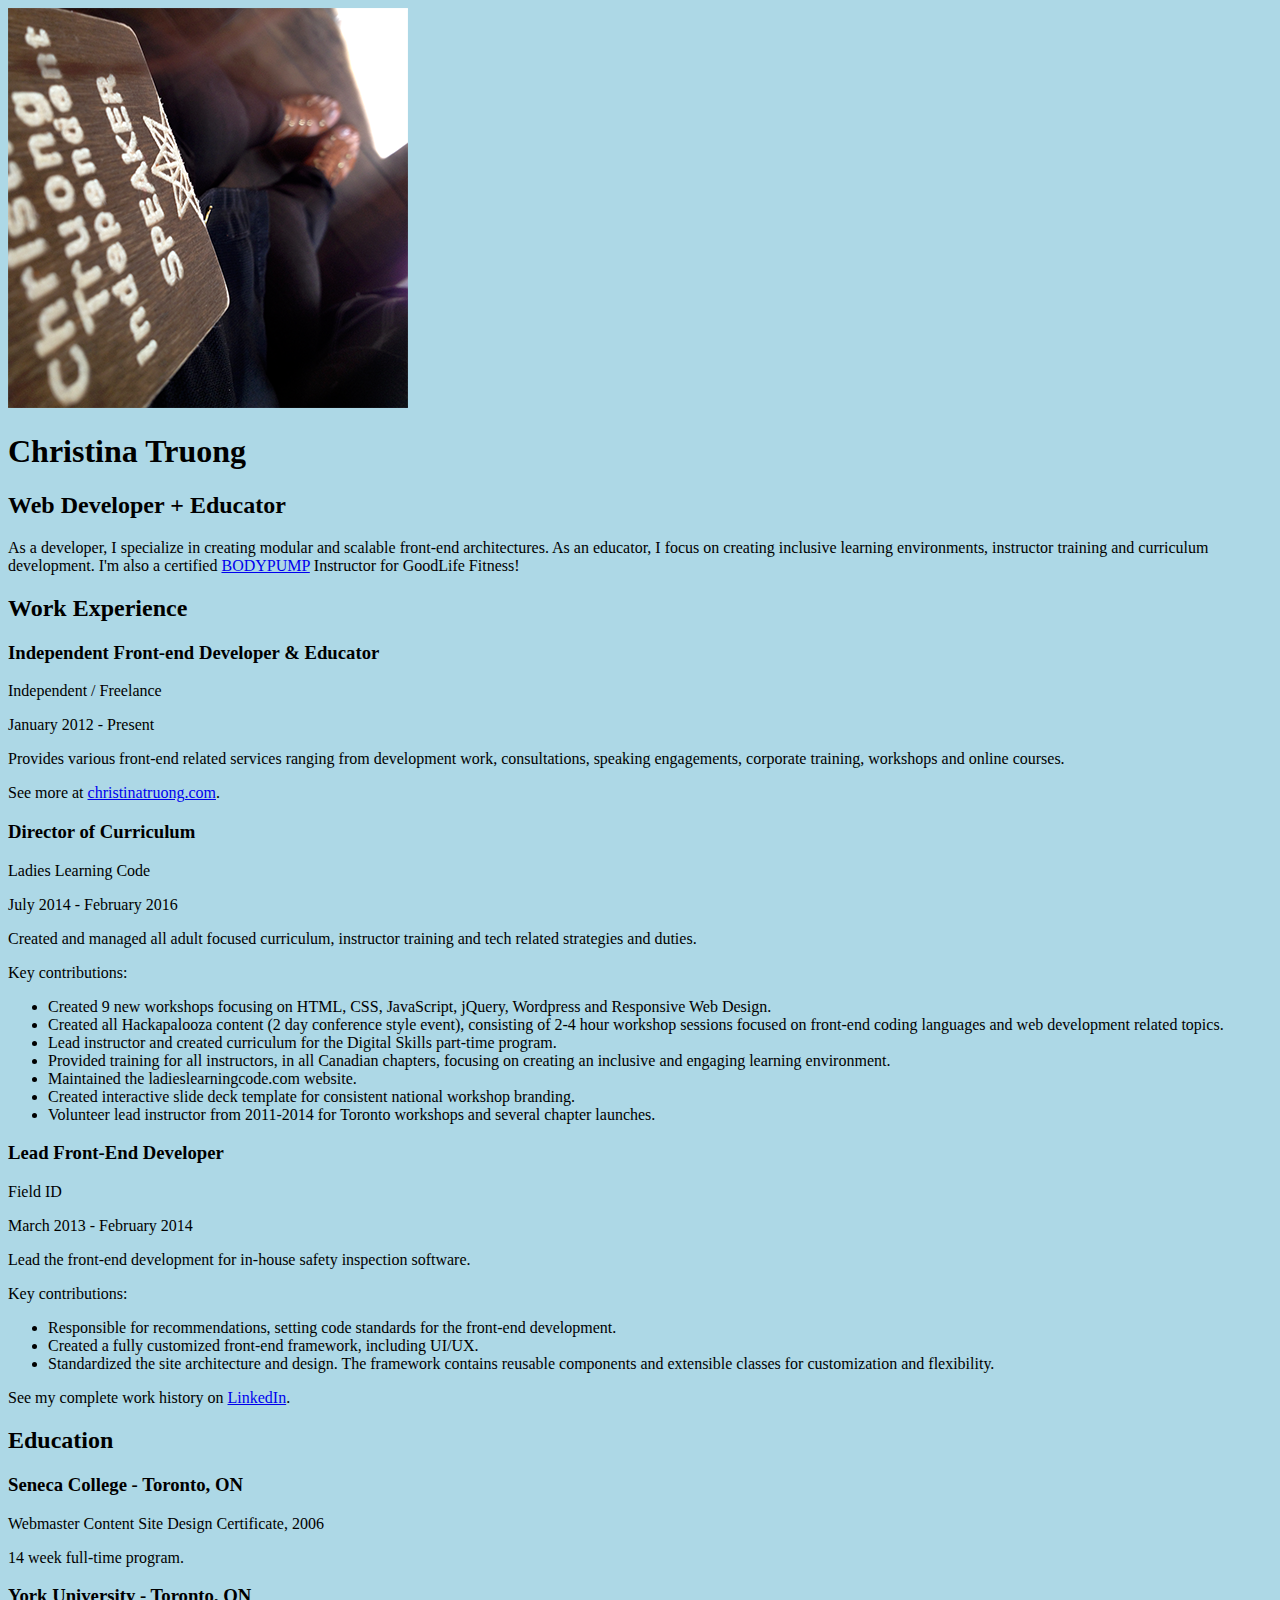
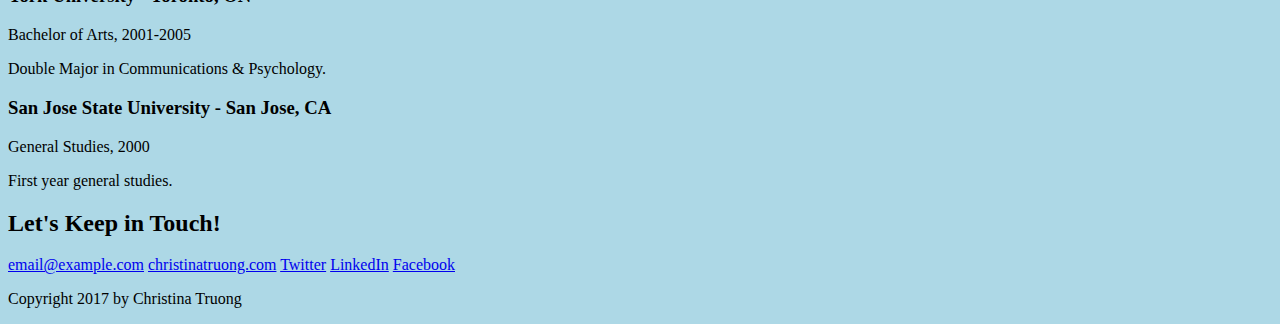
<file: Ch02/02_06/css-resume/index.html>
<!DOCTYPE html>
<html lang="en">
<head>
    <meta charset="UTF-8">
    <meta name="viewport" content="width=device-width, initial-scale=1.0">
    <title>Christina Truong | Resume</title>
    <link rel="stylesheet" href="css/styles.css">
</head>
<body>
    <!-- // Intro -->
    <header>
        <img src="images/christina-truong.png" alt="Christina Truong">
        <h1>Christina Truong</h1>
        <h2>Web Developer + Educator</h2>
        <p>As a developer, I specialize in creating modular and scalable front-end architectures. As an educator, I focus on creating inclusive learning environments, instructor training and curriculum development. I'm also a certified <a href="https://www.lesmills.com/workouts/fitness-classes/bodypump/" target="_blank">BODYPUMP</a> Instructor for GoodLife Fitness!</p>
    </header>
    
    <main> 
        <!-- // Work Experience -->
        <section>
            <h2>Work Experience</h2>

            <!-- Job 1 Details -->
            <h3>Independent Front-end Developer & Educator</h3>
            <p>Independent / Freelance</p>
            <p>January 2012 - Present</p>
            
            <p>Provides various front-end related services ranging from development work, consultations, speaking engagements, corporate training, workshops and online courses.</p>
            <p>See more at <a href="http://christinatruong.com" target="_blank">christinatruong.com</a>.</p>
            
            <!-- Job 2 Details -->
            <h3>Director of Curriculum</h3>
            <p>Ladies Learning Code</p>
            <p>July 2014 - February 2016</p>
            
            <p>Created and managed all adult focused curriculum, instructor training and tech related strategies and duties.</p>
            <p>Key contributions:</p>
            <ul>
                <li>Created 9 new workshops focusing on HTML, CSS, JavaScript, jQuery, Wordpress and Responsive Web Design.</li>
                <li>Created all Hackapalooza content (2 day conference style event), consisting of 2-4 hour workshop sessions focused on front-end coding languages and web development related topics.</li>
                <li>Lead instructor and created curriculum for the Digital Skills part-time program.</li>
                <li>Provided training for all instructors, in all Canadian chapters, focusing on creating an inclusive and engaging learning environment.</li>
                <li>Maintained the ladieslearningcode.com website.</li>
                <li>Created interactive slide deck template for consistent national workshop branding.</li>
                <li>Volunteer lead instructor from 2011-2014 for Toronto workshops and several chapter launches.</li>
            </ul>
            
            <!-- Job 3 Details -->
            <h3>Lead Front-End Developer</h3>
            <p>Field ID</p>
            <p>March 2013 - February 2014</p>
            
            <p>Lead the front-end development for in-house safety inspection software.</p>
            <p>Key contributions:</p>
            <ul>
                <li>Responsible for recommendations, setting code standards for the front-end development.</li>
                <li>Created a fully customized front-end framework, including UI/UX.</li>
                <li>Standardized the site architecture and design. The framework contains reusable components and extensible classes for customization and flexibility.</li>
            </ul>
            
            <p>See my complete work history on <a href="https://www.linkedin.com/in/christinatruong/" target="_blank">LinkedIn</a>.</p>
        </section>


        <!-- // Education -->
        <section>
            <h2>Education</h2>

            <!-- School 1 details. -->
            <h3>Seneca College - Toronto, ON</h3>
            <p>Webmaster Content Site Design Certificate, 2006</p>
            <p>14 week full-time program.</p>
            
            <!-- School 2 details. -->
            <h3>York University - Toronto, ON</h3>
            <p>Bachelor of Arts, 2001-2005</p>
            <p>Double Major in Communications & Psychology.</p>
            
            <!-- School 3 details. -->
            <h3>San Jose State University - San Jose, CA</h3>
            <p>General Studies, 2000</p>
            <p>First year general studies.</p>
        </section>
    </main>
    
    <!-- // Footer & contact info -->
    <footer>
        <h2>Let's Keep in Touch!</h2>
        
        <!-- Social media links. Add or remove any networks. -->
        <div>
            <a href="mailto:email@example.com">email@example.com</a>
            <a href="http://christinatruong.com">christinatruong.com</a>
            <a href="https://twitter.com/christinatruong">Twitter</a>
            <a href="https://www.linkedin.com/in/christinatruong/">LinkedIn</a>
            <a href="http://fb.me/christinacodes">Facebook</a>
        </div>

        <p>Copyright 2017 by Christina Truong</p>
    </footer>
</body>
</html>
</file>
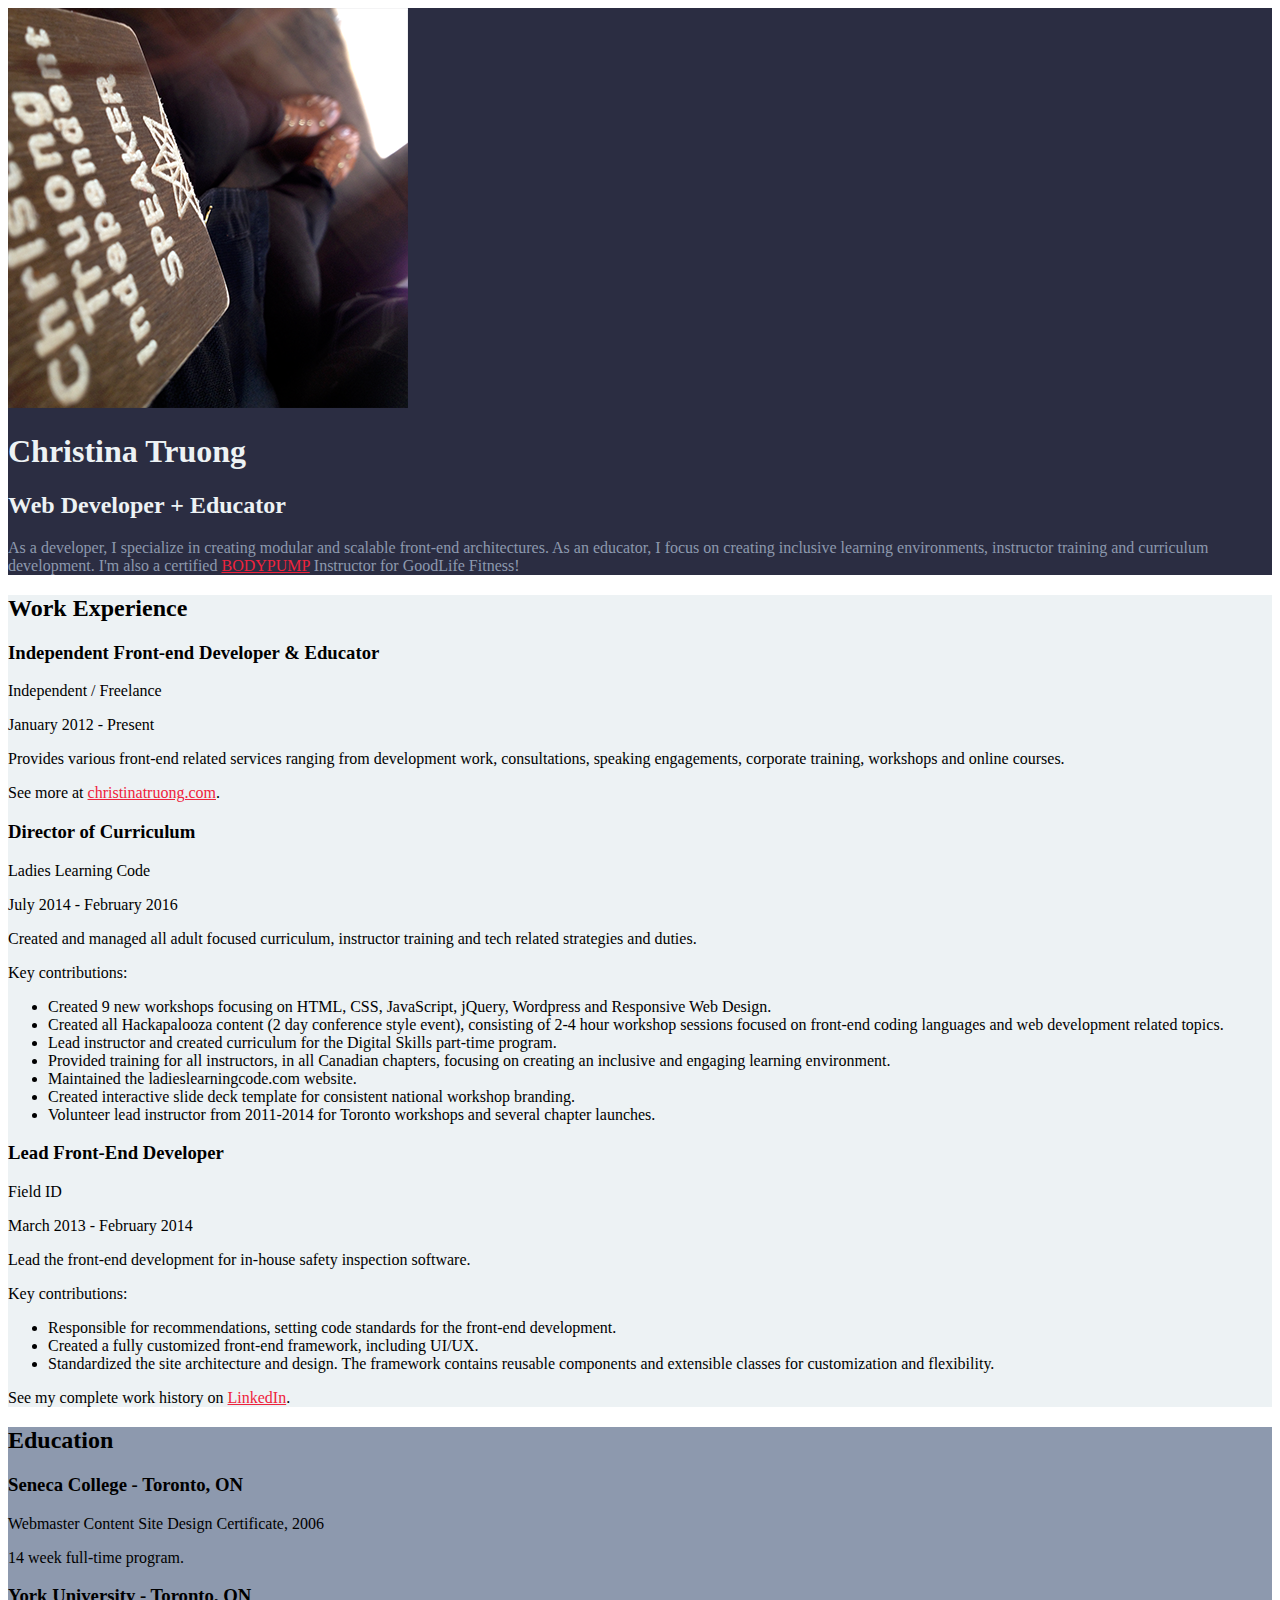
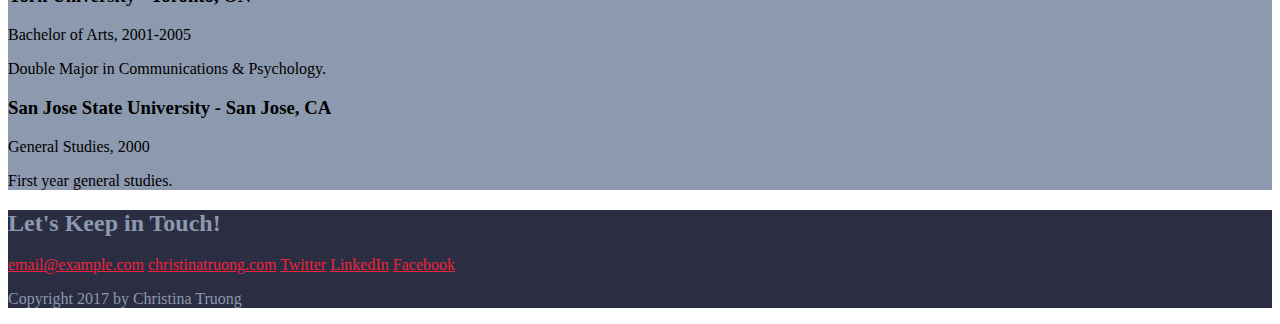
<file: Ch03/03_04/css-resume/index.html>
<!DOCTYPE html>
<html lang="en">
<head>
    <meta charset="UTF-8">
    <meta name="viewport" content="width=device-width, initial-scale=1.0">
    <title>Christina Truong | Resume</title>
    <link rel="stylesheet" href="css/styles.css">
</head>
<body>
    <!-- // Intro -->
    <header>
        <img src="images/christina-truong.png" alt="Christina Truong">
        <h1>Christina Truong</h1>
        <h2>Web Developer + Educator</h2>
        <p>As a developer, I specialize in creating modular and scalable front-end architectures. As an educator, I focus on creating inclusive learning environments, instructor training and curriculum development. I'm also a certified <a href="https://www.lesmills.com/workouts/fitness-classes/bodypump/" target="_blank">BODYPUMP</a> Instructor for GoodLife Fitness!</p>
    </header>
    
    <main> 
        <!-- // Work Experience -->
        <section class="work">
            <h2>Work Experience</h2>

            <!-- Job 1 Details -->
            <h3>Independent Front-end Developer & Educator</h3>
            <p>Independent / Freelance</p>
            <p>January 2012 - Present</p>
            
            <p>Provides various front-end related services ranging from development work, consultations, speaking engagements, corporate training, workshops and online courses.</p>
            <p>See more at <a href="http://christinatruong.com" target="_blank">christinatruong.com</a>.</p>
          
            <!-- Job 2 Details -->
            <h3>Director of Curriculum</h3>
            <p>Ladies Learning Code</p>
            <p>July 2014 - February 2016</p>
            
            <p>Created and managed all adult focused curriculum, instructor training and tech related strategies and duties.</p>
            <p>Key contributions:</p>
            <ul>
                <li>Created 9 new workshops focusing on HTML, CSS, JavaScript, jQuery, Wordpress and Responsive Web Design.</li>
                <li>Created all Hackapalooza content (2 day conference style event), consisting of 2-4 hour workshop sessions focused on front-end coding languages and web development related topics.</li>
                <li>Lead instructor and created curriculum for the Digital Skills part-time program.</li>
                <li>Provided training for all instructors, in all Canadian chapters, focusing on creating an inclusive and engaging learning environment.</li>
                <li>Maintained the ladieslearningcode.com website.</li>
                <li>Created interactive slide deck template for consistent national workshop branding.</li>
                <li>Volunteer lead instructor from 2011-2014 for Toronto workshops and several chapter launches.</li>
            </ul>
          
            <!-- Job 3 Details -->
            <h3>Lead Front-End Developer</h3>
            <p>Field ID</p>
            <p>March 2013 - February 2014</p>
            
            <p>Lead the front-end development for in-house safety inspection software.</p>
            <p>Key contributions:</p>
            <ul>
                <li>Responsible for recommendations, setting code standards for the front-end development.</li>
                <li>Created a fully customized front-end framework, including UI/UX.</li>
                <li>Standardized the site architecture and design. The framework contains reusable components and extensible classes for customization and flexibility.</li>
            </ul>
            
            <p>See my complete work history on <a href="https://www.linkedin.com/in/christinatruong/" target="_blank">LinkedIn</a>.</p>
        </section>


        <!-- // Education -->
        <section class="education">
            <h2>Education</h2>

            <!-- School 1 details. -->
            <h3>Seneca College - Toronto, ON</h3>
            <p>Webmaster Content Site Design Certificate, 2006</p>
            <p>14 week full-time program.</p>
            
            <!-- School 2 details. -->
            <h3>York University - Toronto, ON</h3>
            <p>Bachelor of Arts, 2001-2005</p>
            <p>Double Major in Communications & Psychology.</p>
            
            <!-- School 3 details. -->
            <h3>San Jose State University - San Jose, CA</h3>
            <p>General Studies, 2000</p>
            <p>First year general studies.</p>
        </section>
    </main>
    
    <!-- // Footer & contact info -->
    <footer>
        <h2>Let's Keep in Touch!</h2>
        
        <!-- Social media links. Add or remove any networks. -->
        <div>
            <a href="mailto:email@example.com">email@example.com</a>
            <a href="http://christinatruong.com">christinatruong.com</a>
            <a href="https://twitter.com/christinatruong">Twitter</a>
            <a href="https://www.linkedin.com/in/christinatruong/">LinkedIn</a>
            <a href="http://fb.me/christinacodes">Facebook</a>
        </div>

        <p>Copyright 2017 by Christina Truong</p>
    </footer>
</body>
</html>
</file>
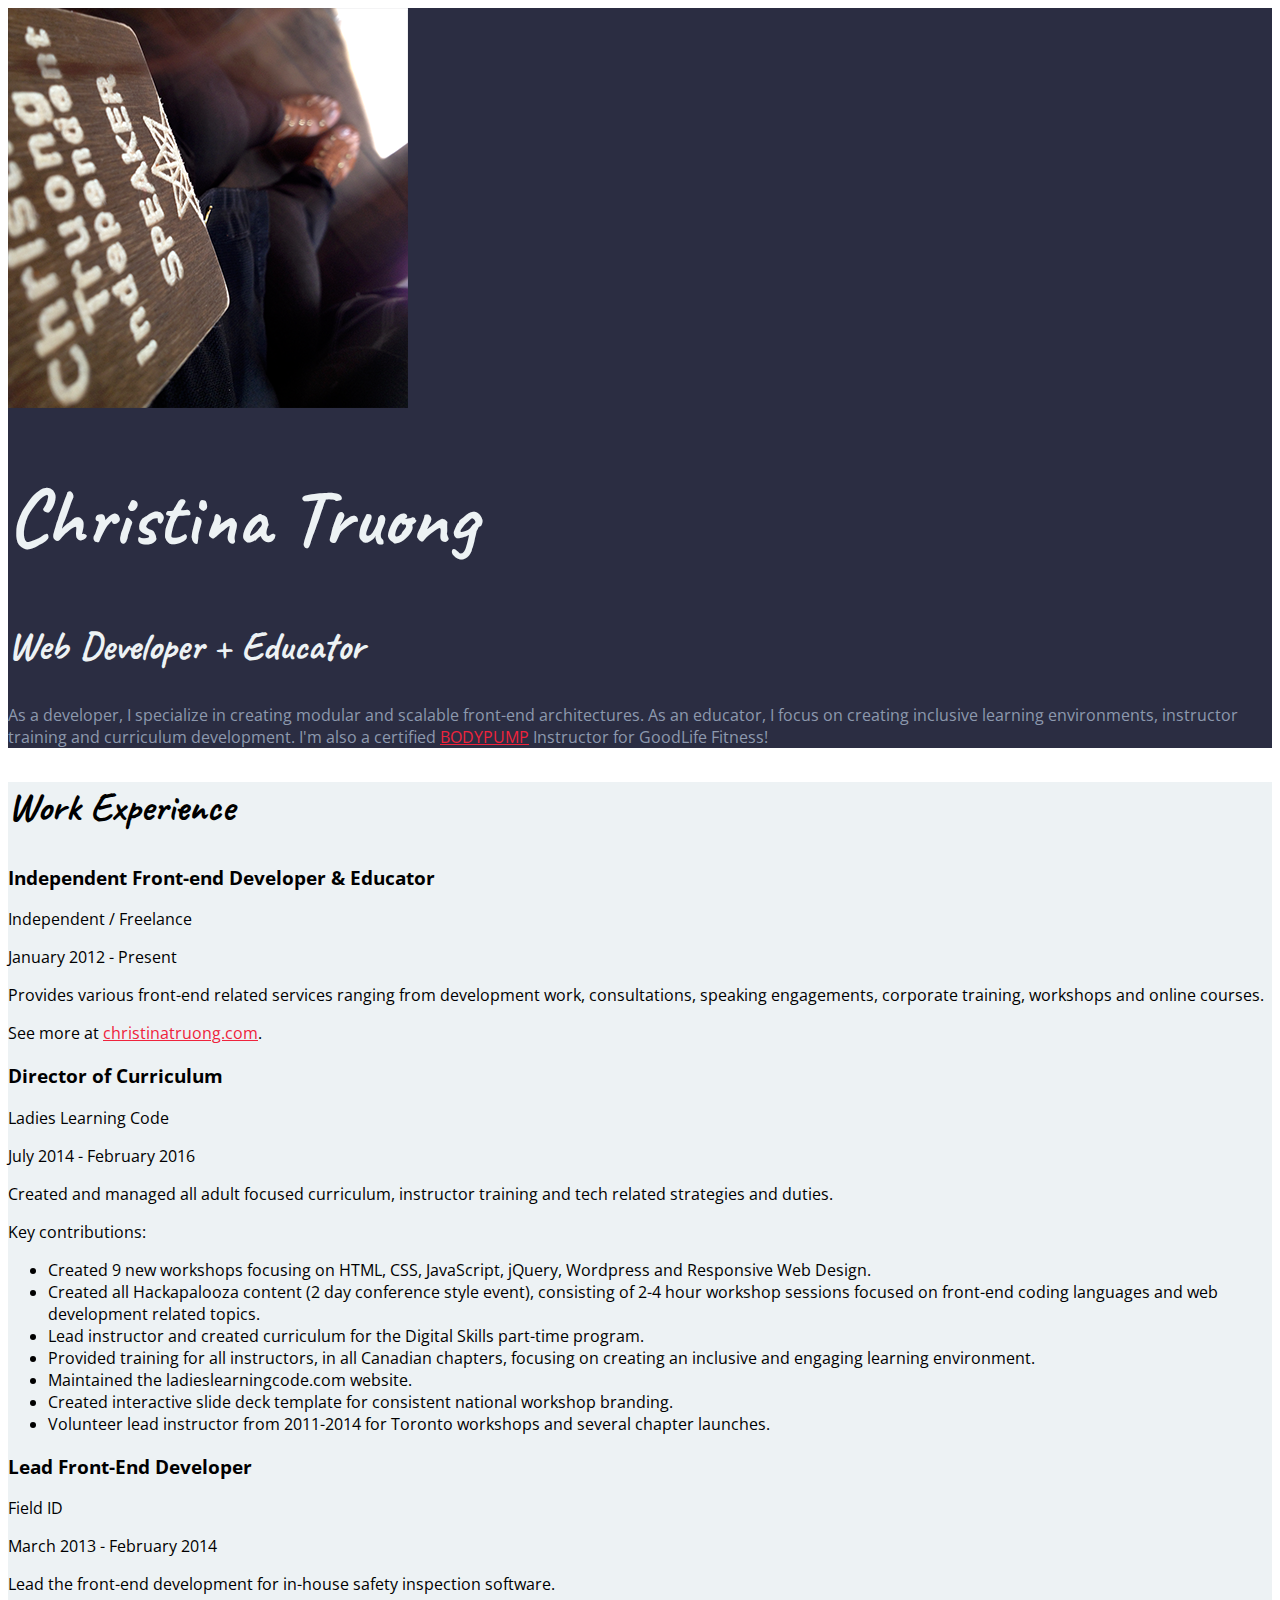
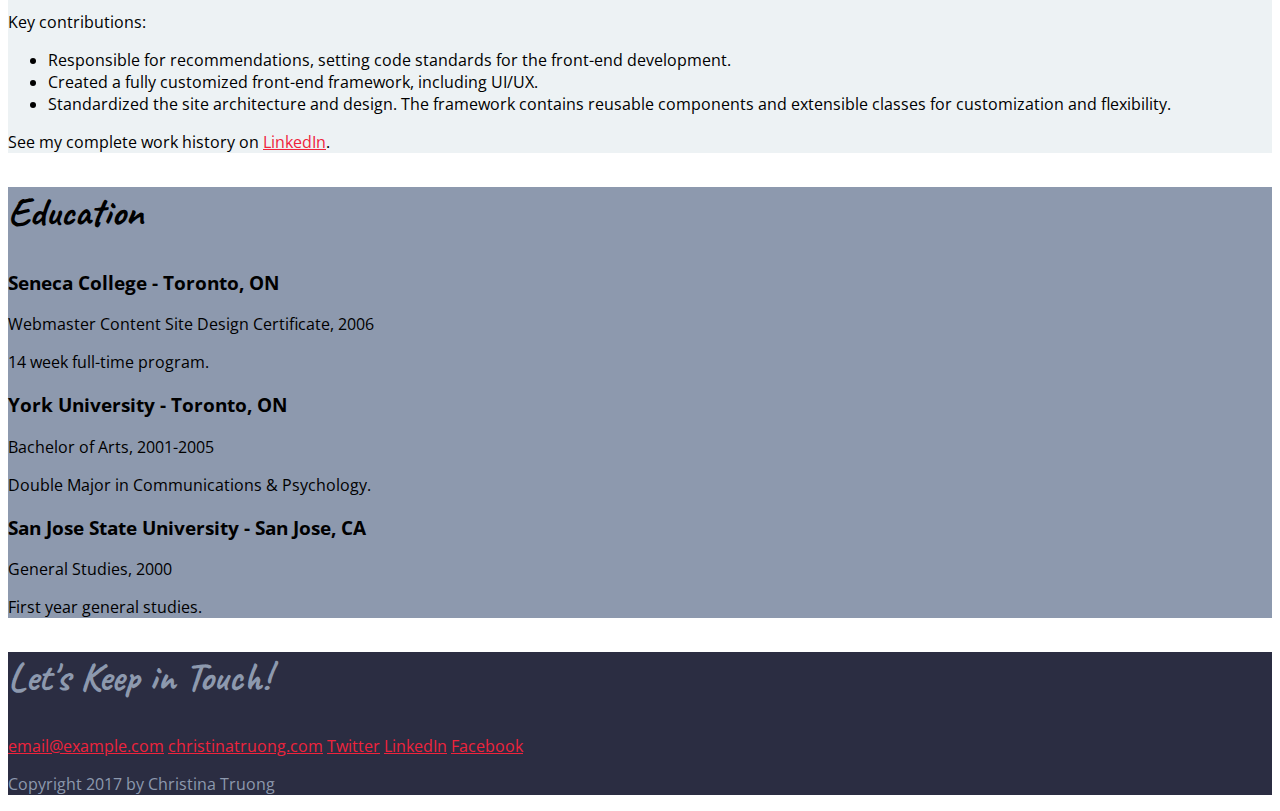
<file: Ch03/03_07/css-resume/index.html>
<!DOCTYPE html>
<html lang="en">
<head>
    <meta charset="UTF-8">
    <meta name="viewport" content="width=device-width, initial-scale=1.0">
    <title>Christina Truong | Resume</title>
    <link href="https://fonts.googleapis.com/css?family=Caveat|Open+Sans" rel="stylesheet">
    <link rel="stylesheet" href="css/styles.css">
</head>
<body>
    <!-- // Intro -->
    <header>
        <img src="images/christina-truong.png" alt="Christina Truong">
        <h1>Christina Truong</h1>
        <h2>Web Developer + Educator</h2>
        <p>As a developer, I specialize in creating modular and scalable front-end architectures. As an educator, I focus on creating inclusive learning environments, instructor training and curriculum development. I'm also a certified <a href="https://www.lesmills.com/workouts/fitness-classes/bodypump/" target="_blank">BODYPUMP</a> Instructor for GoodLife Fitness!</p>
    </header>
    
    <main> 
        <!-- // Work Experience -->
        <section class="work">
            <h2>Work Experience</h2>

            <!-- Job 1 Details -->
            <h3>Independent Front-end Developer & Educator</h3>
            <p>Independent / Freelance</p>
            <p>January 2012 - Present</p>
            
            <p>Provides various front-end related services ranging from development work, consultations, speaking engagements, corporate training, workshops and online courses.</p>
            <p>See more at <a href="http://christinatruong.com" target="_blank">christinatruong.com</a>.</p>
          
            <!-- Job 2 Details -->
            <h3>Director of Curriculum</h3>
            <p>Ladies Learning Code</p>
            <p>July 2014 - February 2016</p>
            
            <p>Created and managed all adult focused curriculum, instructor training and tech related strategies and duties.</p>
            <p>Key contributions:</p>
            <ul>
                <li>Created 9 new workshops focusing on HTML, CSS, JavaScript, jQuery, Wordpress and Responsive Web Design.</li>
                <li>Created all Hackapalooza content (2 day conference style event), consisting of 2-4 hour workshop sessions focused on front-end coding languages and web development related topics.</li>
                <li>Lead instructor and created curriculum for the Digital Skills part-time program.</li>
                <li>Provided training for all instructors, in all Canadian chapters, focusing on creating an inclusive and engaging learning environment.</li>
                <li>Maintained the ladieslearningcode.com website.</li>
                <li>Created interactive slide deck template for consistent national workshop branding.</li>
                <li>Volunteer lead instructor from 2011-2014 for Toronto workshops and several chapter launches.</li>
            </ul>
          
            <!-- Job 3 Details -->
            <h3>Lead Front-End Developer</h3>
            <p>Field ID</p>
            <p>March 2013 - February 2014</p>
            
            <p>Lead the front-end development for in-house safety inspection software.</p>
            <p>Key contributions:</p>
            <ul>
                <li>Responsible for recommendations, setting code standards for the front-end development.</li>
                <li>Created a fully customized front-end framework, including UI/UX.</li>
                <li>Standardized the site architecture and design. The framework contains reusable components and extensible classes for customization and flexibility.</li>
            </ul>
            
            <p>See my complete work history on <a href="https://www.linkedin.com/in/christinatruong/" target="_blank">LinkedIn</a>.</p>
        </section>


        <!-- // Education -->
        <section class="education">
            <h2>Education</h2>

            <!-- School 1 details. -->
            <h3>Seneca College - Toronto, ON</h3>
            <p>Webmaster Content Site Design Certificate, 2006</p>
            <p>14 week full-time program.</p>
            
            <!-- School 2 details. -->
            <h3>York University - Toronto, ON</h3>
            <p>Bachelor of Arts, 2001-2005</p>
            <p>Double Major in Communications & Psychology.</p>
            
            <!-- School 3 details. -->
            <h3>San Jose State University - San Jose, CA</h3>
            <p>General Studies, 2000</p>
            <p>First year general studies.</p>
        </section>
    </main>
    
    <!-- // Footer & contact info -->
    <footer>
        <h2>Let's Keep in Touch!</h2>
        
        <!-- Social media links. Add or remove any networks. -->
        <div>
            <a href="mailto:email@example.com">email@example.com</a>
            <a href="http://christinatruong.com">christinatruong.com</a>
            <a href="https://twitter.com/christinatruong">Twitter</a>
            <a href="https://www.linkedin.com/in/christinatruong/">LinkedIn</a>
            <a href="http://fb.me/christinacodes">Facebook</a>
        </div>

        <p>Copyright 2017 by Christina Truong</p>
    </footer>
</body>
</html>
</file>
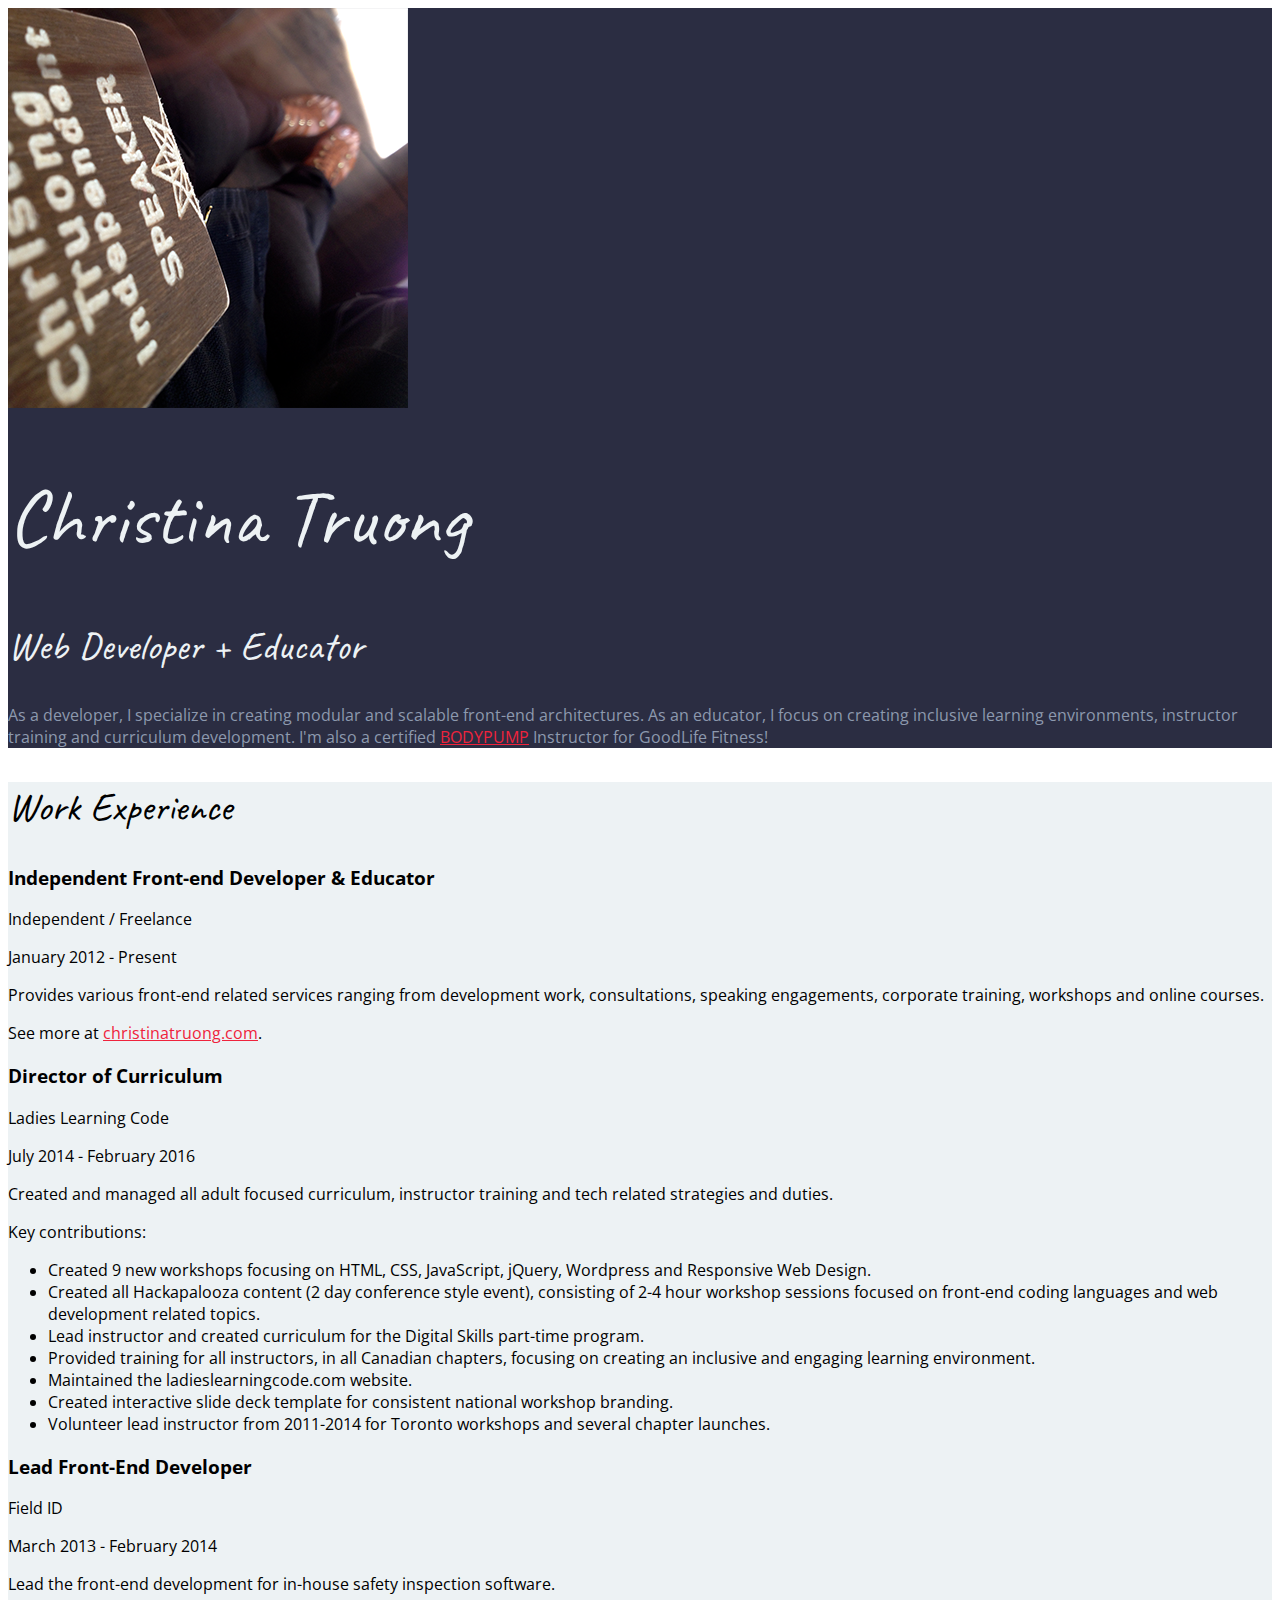
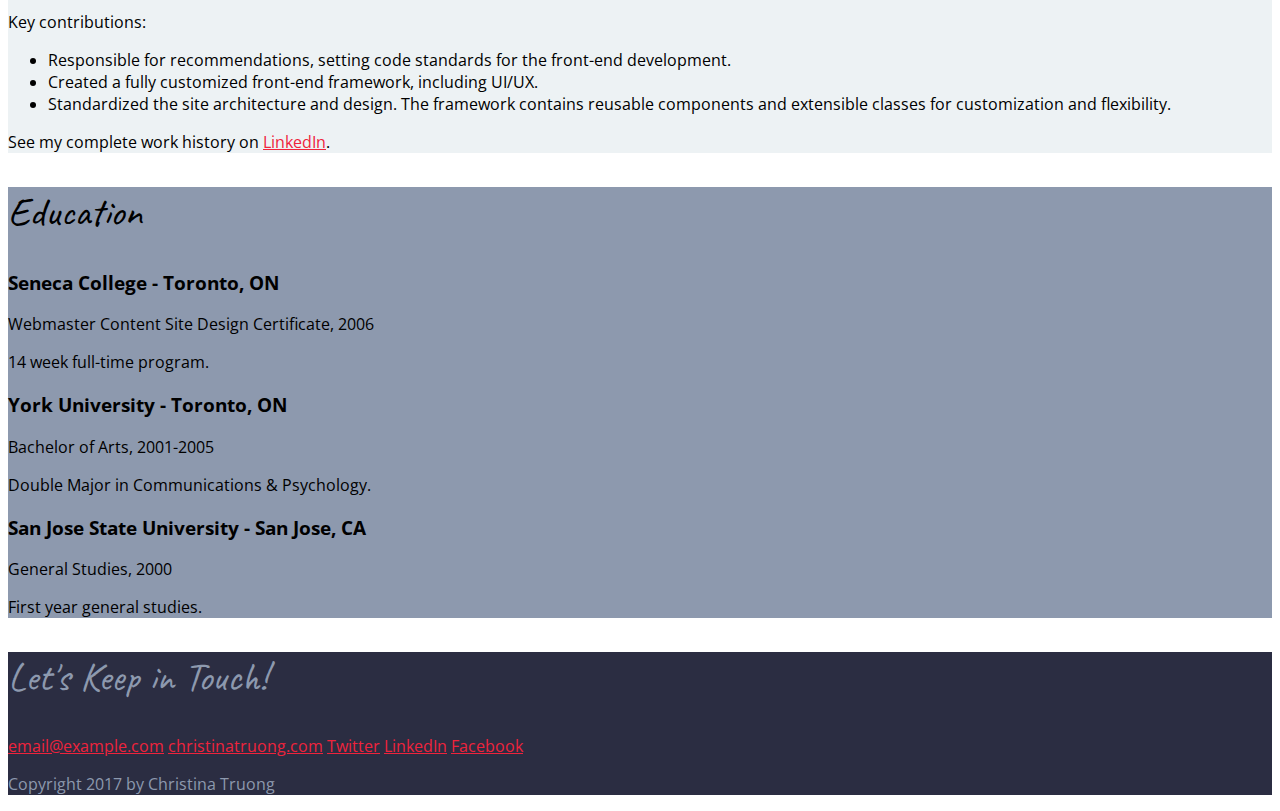
<file: Ch04/04_04/css-resume/index.html>
<!DOCTYPE html>
<html lang="en">
<head>
    <meta charset="UTF-8">
    <meta name="viewport" content="width=device-width, initial-scale=1.0">
    <title>Christina Truong | Resume</title>
    <link href="https://fonts.googleapis.com/css?family=Caveat|Open+Sans:400,700" rel="stylesheet">
    <link rel="stylesheet" href="css/styles.css">
</head>
<body>
    <!-- // Intro -->
    <header>
        <img src="images/christina-truong.png" alt="Christina Truong">
        <h1>Christina Truong</h1>
        <h2>Web Developer + Educator</h2>
        <p>As a developer, I specialize in creating modular and scalable front-end architectures. As an educator, I focus on creating inclusive learning environments, instructor training and curriculum development. I'm also a certified <a href="https://www.lesmills.com/workouts/fitness-classes/bodypump/" target="_blank">BODYPUMP</a> Instructor for GoodLife Fitness!</p>
    </header>
    
    <main> 
        <!-- // Work Experience -->
        <section class="work">
            <h2>Work Experience</h2>

            <!-- Job 1 Details -->
            <h3>Independent Front-end Developer & Educator</h3>
            <p>Independent / Freelance</p>
            <p>January 2012 - Present</p>
            
            <p>Provides various front-end related services ranging from development work, consultations, speaking engagements, corporate training, workshops and online courses.</p>
            <p>See more at <a href="http://christinatruong.com" target="_blank">christinatruong.com</a>.</p>
          
            <!-- Job 2 Details -->
            <h3>Director of Curriculum</h3>
            <p>Ladies Learning Code</p>
            <p>July 2014 - February 2016</p>
            
            <p>Created and managed all adult focused curriculum, instructor training and tech related strategies and duties.</p>
            <p>Key contributions:</p>
            <ul>
                <li>Created 9 new workshops focusing on HTML, CSS, JavaScript, jQuery, Wordpress and Responsive Web Design.</li>
                <li>Created all Hackapalooza content (2 day conference style event), consisting of 2-4 hour workshop sessions focused on front-end coding languages and web development related topics.</li>
                <li>Lead instructor and created curriculum for the Digital Skills part-time program.</li>
                <li>Provided training for all instructors, in all Canadian chapters, focusing on creating an inclusive and engaging learning environment.</li>
                <li>Maintained the ladieslearningcode.com website.</li>
                <li>Created interactive slide deck template for consistent national workshop branding.</li>
                <li>Volunteer lead instructor from 2011-2014 for Toronto workshops and several chapter launches.</li>
            </ul>
          
            <!-- Job 3 Details -->
            <h3>Lead Front-End Developer</h3>
            <p>Field ID</p>
            <p>March 2013 - February 2014</p>
            
            <p>Lead the front-end development for in-house safety inspection software.</p>
            <p>Key contributions:</p>
            <ul>
                <li>Responsible for recommendations, setting code standards for the front-end development.</li>
                <li>Created a fully customized front-end framework, including UI/UX.</li>
                <li>Standardized the site architecture and design. The framework contains reusable components and extensible classes for customization and flexibility.</li>
            </ul>
            
            <p>See my complete work history on <a href="https://www.linkedin.com/in/christinatruong/" target="_blank">LinkedIn</a>.</p>
        </section>


        <!-- // Education -->
        <section class="education">
            <h2>Education</h2>

            <!-- School 1 details. -->
            <h3>Seneca College - Toronto, ON</h3>
            <p>Webmaster Content Site Design Certificate, 2006</p>
            <p>14 week full-time program.</p>
            
            <!-- School 2 details. -->
            <h3>York University - Toronto, ON</h3>
            <p>Bachelor of Arts, 2001-2005</p>
            <p>Double Major in Communications & Psychology.</p>
            
            <!-- School 3 details. -->
            <h3>San Jose State University - San Jose, CA</h3>
            <p>General Studies, 2000</p>
            <p>First year general studies.</p>
        </section>
    </main>
    
    <!-- // Footer & contact info -->
    <footer>
        <h2>Let's Keep in Touch!</h2>
        
        <!-- Social media links. Add or remove any networks. -->
        <div>
            <a href="mailto:email@example.com">email@example.com</a>
            <a href="http://christinatruong.com">christinatruong.com</a>
            <a href="https://twitter.com/christinatruong">Twitter</a>
            <a href="https://www.linkedin.com/in/christinatruong/">LinkedIn</a>
            <a href="http://fb.me/christinacodes">Facebook</a>
        </div>

        <p>Copyright 2017 by Christina Truong</p>
    </footer>
</body>
</html>
</file>
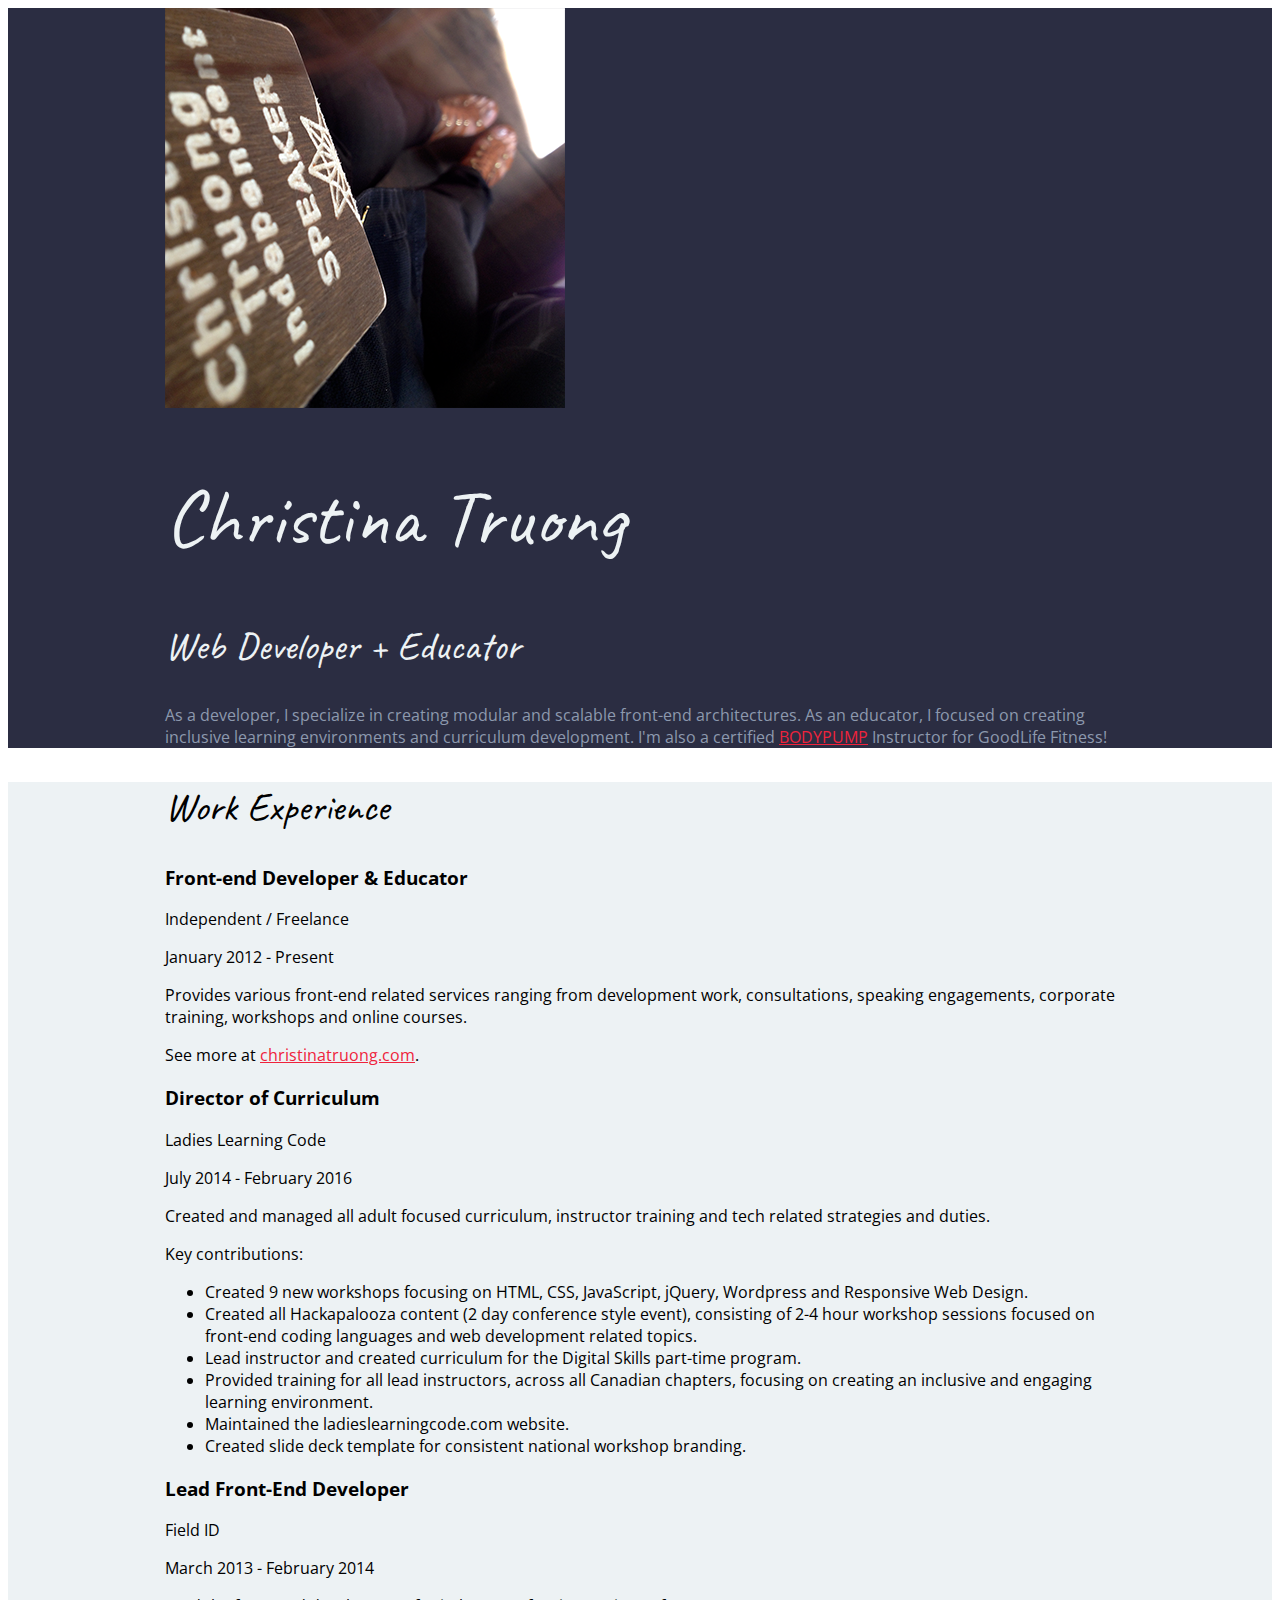
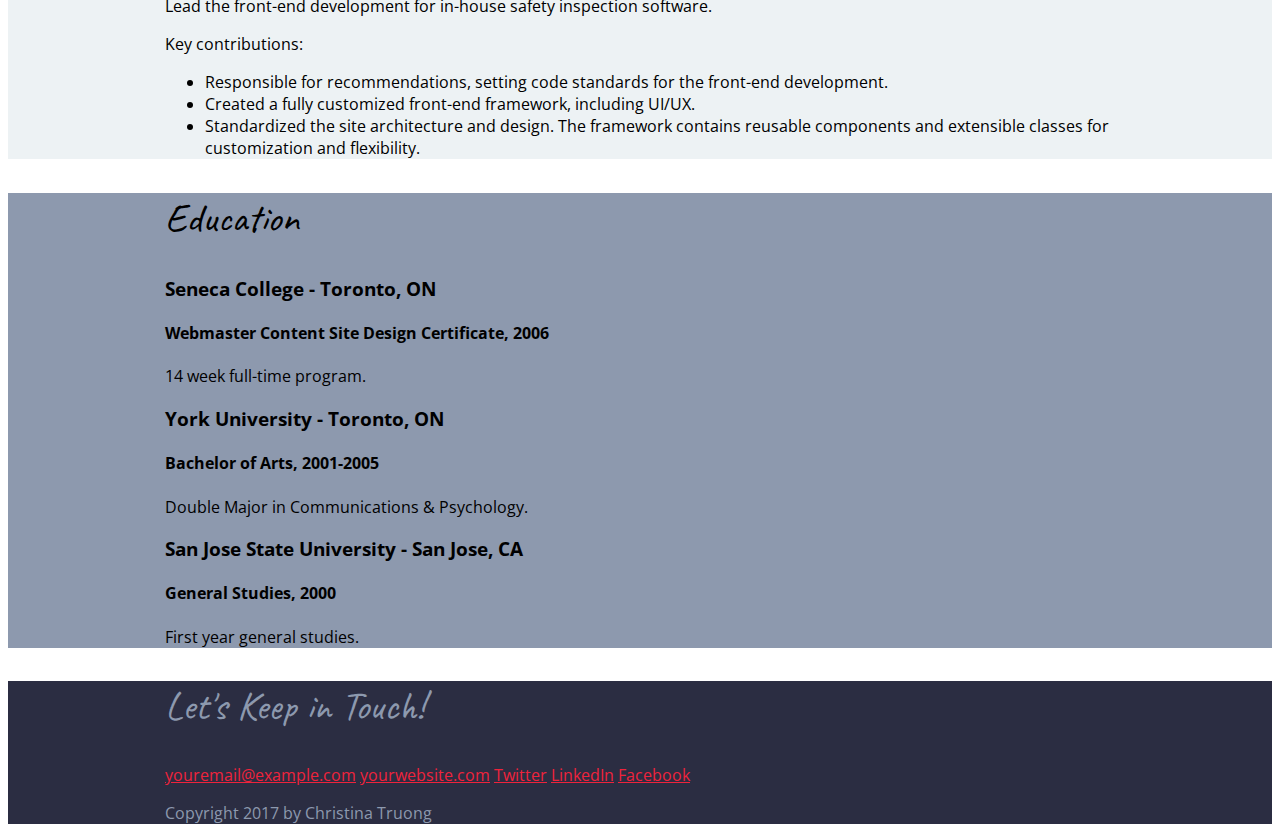
<file: Ch04/04_05/css-resume/index.html>
<!DOCTYPE html>
<html lang="en">
<head>
    <meta charset="UTF-8">
    <meta name="viewport" content="width=device-width, initial-scale=1.0">
    <title>Christina Truong | Resume</title>
    <link href="https://fonts.googleapis.com/css?family=Caveat|Open+Sans:400,400i,700" rel="stylesheet">
    <link rel="stylesheet" href="css/styles.css">
</head>
<body>
    <!-- // Intro -->
    <header>
        <div class="content-wrap">
            <img src="images/christina-truong.png" alt="Christina Truong">
            <h1>Christina Truong</h1>
            <h2>Web Developer + Educator</h2>
            <p>As a developer, I specialize in creating modular and scalable front-end architectures. As an educator, I focused on creating inclusive learning environments and curriculum development. I'm also a certified <a href="#">BODYPUMP</a> Instructor for GoodLife Fitness!</p>
        </div>
    </header>
    
    <main> 
        <!-- // Work Experience -->
        <section class="work">
            <div class="content-wrap">
                <h2>Work Experience</h2>

                <!-- Job Details: copy this block to add more positions. -->
                <h3>Front-end Developer & Educator</h3>
                <p>Independent / Freelance</p>
                <p>January 2012 - Present</p>
                <p>Provides various front-end related services ranging from development work, consultations, speaking engagements, corporate training, workshops and online courses.</p>
                <p>See more at <a href="http://christinatruong.com">christinatruong.com</a>.</p>
                
                <!-- Job Details -->
                <h3>Director of Curriculum</h3>
                <p>Ladies Learning Code</p>
                <p>July 2014 - February 2016</p>
                <p>Created and managed all adult focused curriculum, instructor training and tech related strategies and duties.</p>

                <p>Key contributions:</p>
                <ul>
                    <li>Created 9 new workshops focusing on HTML, CSS, JavaScript, jQuery, Wordpress and Responsive Web Design.</li>
                    <li>Created all Hackapalooza content (2 day conference style event), consisting of 2-4 hour workshop sessions focused on front-end coding languages and web development related topics.</li>
                    <li>Lead instructor and created curriculum for the Digital Skills part-time program.</li>
                    <li>Provided training for all lead instructors, across all Canadian chapters, focusing on creating an inclusive and engaging learning environment.</li>
                    <li>Maintained the ladieslearningcode.com website.</li>
                    <li>Created slide deck template for consistent national workshop branding.</li>
                </ul>
                
                <!-- Job Details -->
                <h3>Lead Front-End Developer</h3>
                <p>Field ID</p>
                <p>March 2013 - February 2014</p>
                <p>Lead the front-end development for in-house safety inspection software.</p>

                <p>Key contributions:</p>
                <ul>
                    <li>Responsible for recommendations, setting code standards for the front-end development.</li>
                    <li>Created a fully customized front-end framework, including UI/UX.</li>
                    <li>Standardized the site architecture and design. The framework contains reusable components and extensible classes for customization and flexibility.</li>
                </ul>
            </div>
        </section>


        <!-- // Education -->
        <section class="education">
            <div class="content-wrap">
                <h2>Education</h2>

                <!-- School details: copy this block to add more schools. -->
                <h3>Seneca College - Toronto, ON</h3>
                <h4>Webmaster Content Site Design Certificate, 2006</h4>
                <p>14 week full-time program.</p>
                
                <h3>York University - Toronto, ON</h3>
                <h4>Bachelor of Arts, 2001-2005</h4>
                <p>Double Major in Communications & Psychology.</p>
                
                <h3>San Jose State University - San Jose, CA</h3>
                <h4>General Studies, 2000</h4>
                <p>First year general studies.</p>
            </div>
        </section>
    </main>
    
    <!-- // Footer & contact info -->
    <footer>
        <div class="content-wrap">
            <h2>Let's Keep in Touch!</h2>
            
            <!-- Social media and contact links. Add or remove any networks. -->
            <div>
                <a href="mailto:youremail@example.com">youremail@example.com</a>
                <a href="http://yourwebsite.com">yourwebsite.com</a>
                <a href="#">Twitter</a>
                <a href="#">LinkedIn</a>
                <a href="#">Facebook</a>
            </div>

            <p>Copyright 2017 by Christina Truong</p>
        </div>
    </footer>
</body>
</html>
</file>
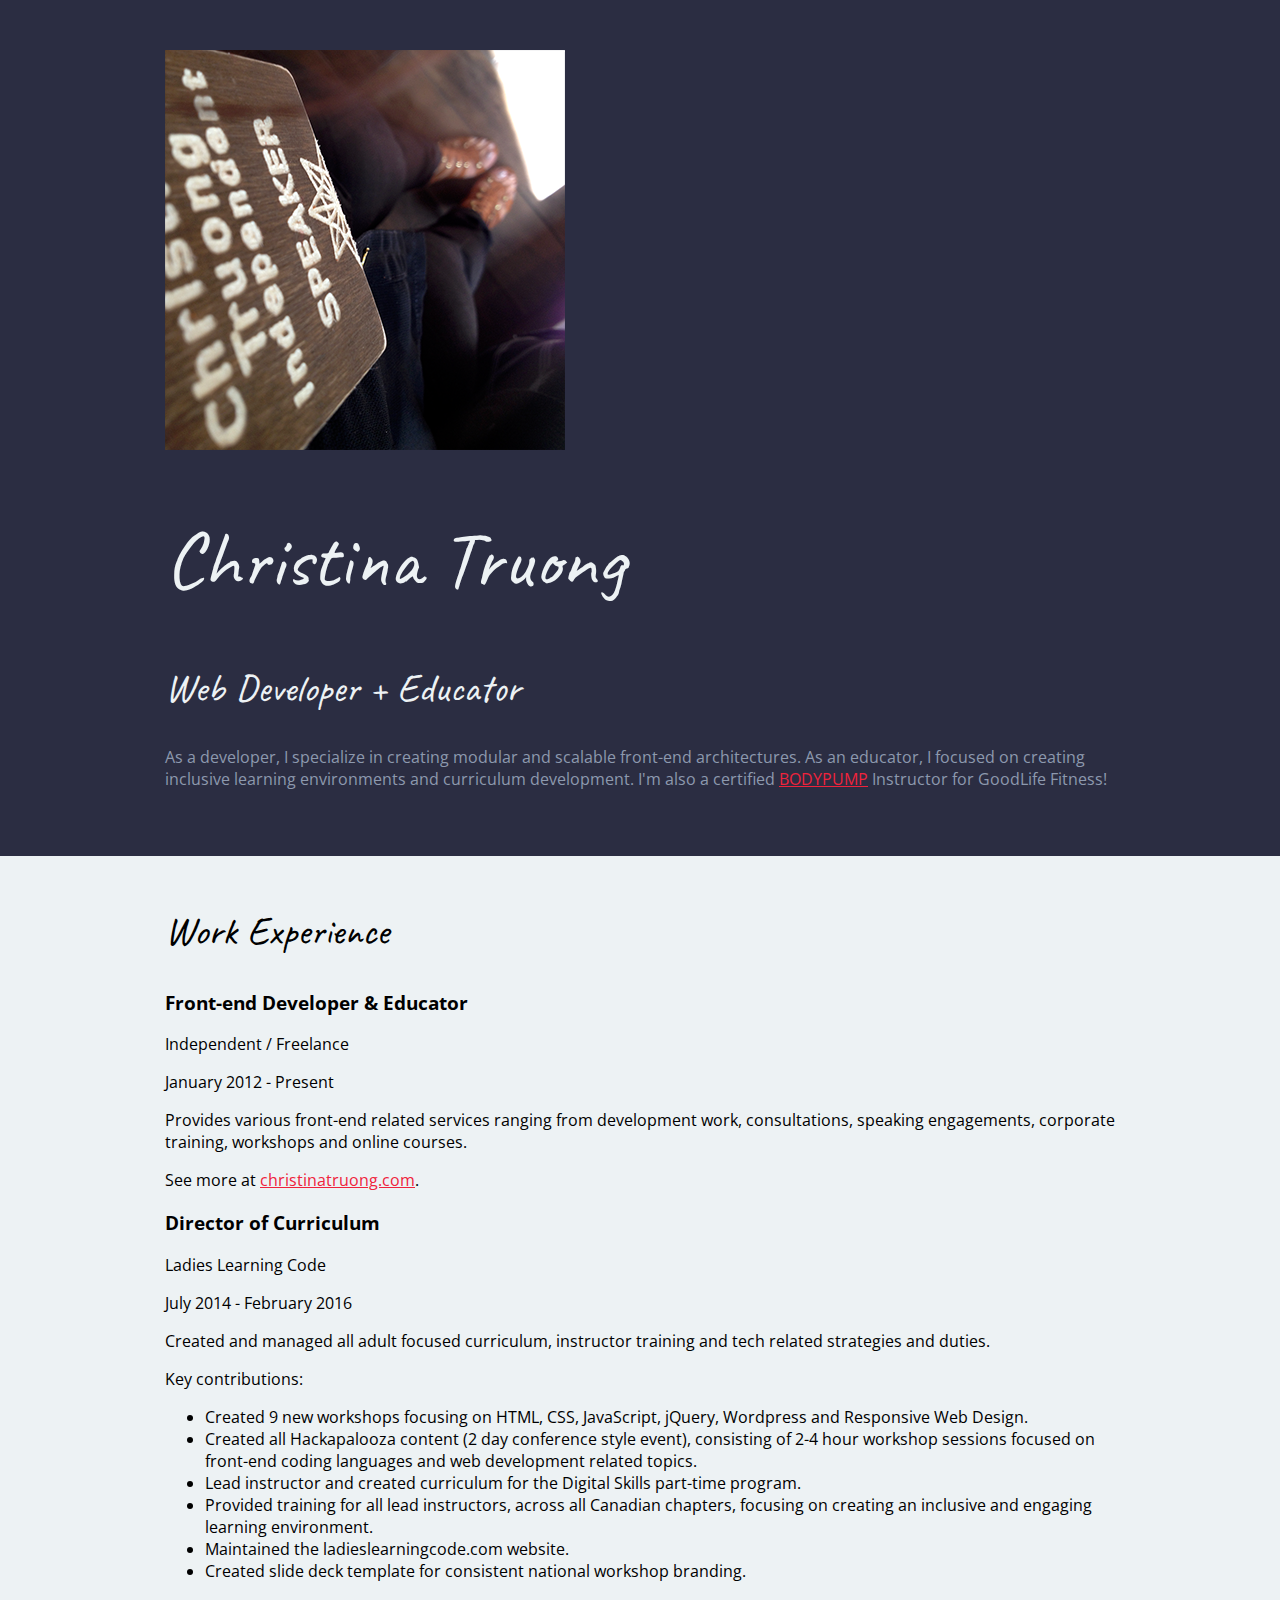
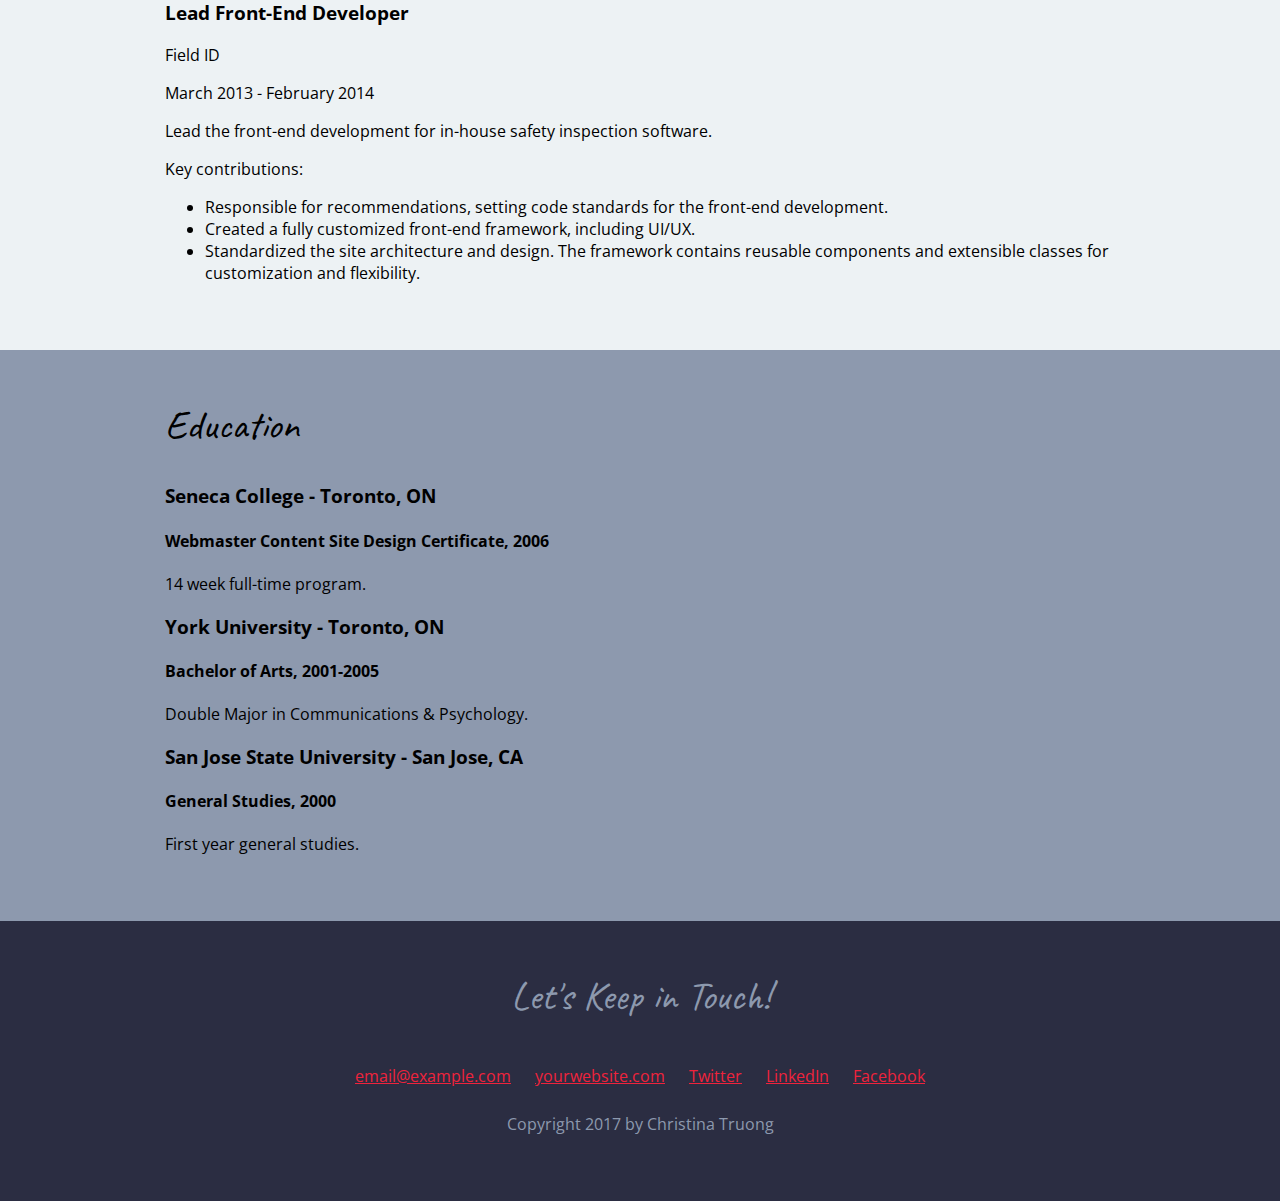
<file: Ch04/04_07/css-resume/index.html>
<!DOCTYPE html>
<html lang="en">
<head>
    <meta charset="UTF-8">
    <meta name="viewport" content="width=device-width, initial-scale=1.0">
    <title>Christina Truong | Resume</title>
    <link href="https://fonts.googleapis.com/css?family=Caveat|Open+Sans:400,400i,700" rel="stylesheet">
    <link rel="stylesheet" href="css/styles.css">
</head>
<body>
    <!-- // Intro -->
    <header>
        <div class="content-wrap">
            <img src="images/christina-truong.png" alt="Christina Truong">
            <h1>Christina Truong</h1>
            <h2>Web Developer + Educator</h2>
            <p>As a developer, I specialize in creating modular and scalable front-end architectures. As an educator, I focused on creating inclusive learning environments and curriculum development. I'm also a certified <a href="#">BODYPUMP</a> Instructor for GoodLife Fitness!</p>
        </div>
    </header>
    
    <main> 
        <!-- // Work Experience -->
        <section class="work">
            <div class="content-wrap">
                <h2>Work Experience</h2>

                <!-- Job Details: copy this block to add more positions. -->
                <h3>Front-end Developer & Educator</h3>
                <p>Independent / Freelance</p>
                <p>January 2012 - Present</p>
                <p>Provides various front-end related services ranging from development work, consultations, speaking engagements, corporate training, workshops and online courses.</p>
                <p>See more at <a href="http://christinatruong.com">christinatruong.com</a>.</p>
                
                <!-- Job Details -->
                <h3>Director of Curriculum</h3>
                <p>Ladies Learning Code</p>
                <p>July 2014 - February 2016</p>
                <p>Created and managed all adult focused curriculum, instructor training and tech related strategies and duties.</p>

                <p>Key contributions:</p>
                <ul>
                    <li>Created 9 new workshops focusing on HTML, CSS, JavaScript, jQuery, Wordpress and Responsive Web Design.</li>
                    <li>Created all Hackapalooza content (2 day conference style event), consisting of 2-4 hour workshop sessions focused on front-end coding languages and web development related topics.</li>
                    <li>Lead instructor and created curriculum for the Digital Skills part-time program.</li>
                    <li>Provided training for all lead instructors, across all Canadian chapters, focusing on creating an inclusive and engaging learning environment.</li>
                    <li>Maintained the ladieslearningcode.com website.</li>
                    <li>Created slide deck template for consistent national workshop branding.</li>
                </ul>
                
                <!-- Job Details -->
                <h3>Lead Front-End Developer</h3>
                <p>Field ID</p>
                <p>March 2013 - February 2014</p>
                <p>Lead the front-end development for in-house safety inspection software.</p>

                <p>Key contributions:</p>
                <ul>
                    <li>Responsible for recommendations, setting code standards for the front-end development.</li>
                    <li>Created a fully customized front-end framework, including UI/UX.</li>
                    <li>Standardized the site architecture and design. The framework contains reusable components and extensible classes for customization and flexibility.</li>
                </ul>
            </div>
        </section>


        <!-- // Education -->
        <section class="education">
            <div class="content-wrap">
                <h2>Education</h2>

                <!-- School details: copy this block to add more schools. -->
                <h3>Seneca College - Toronto, ON</h3>
                <h4>Webmaster Content Site Design Certificate, 2006</h4>
                <p>14 week full-time program.</p>
                
                <h3>York University - Toronto, ON</h3>
                <h4>Bachelor of Arts, 2001-2005</h4>
                <p>Double Major in Communications & Psychology.</p>
                
                <h3>San Jose State University - San Jose, CA</h3>
                <h4>General Studies, 2000</h4>
                <p>First year general studies.</p>
            </div>
        </section>
    </main>
    
    <!-- // Footer & contact info -->
    <footer>
        <div class="content-wrap">
            <h2>Let's Keep in Touch!</h2>
            
            <!-- Social media and contact links. Add or remove any networks. -->
            <div class="contact-info">
                <a href="mailto:email@example.com">email@example.com</a>
                <a href="http://yourwebsite.com">yourwebsite.com</a>
                <a href="#">Twitter</a>
                <a href="#">LinkedIn</a>
                <a href="#">Facebook</a>
            </div>

            <p>Copyright 2017 by Christina Truong</p>
        </div>
    </footer>
</body>
</html>
</file>
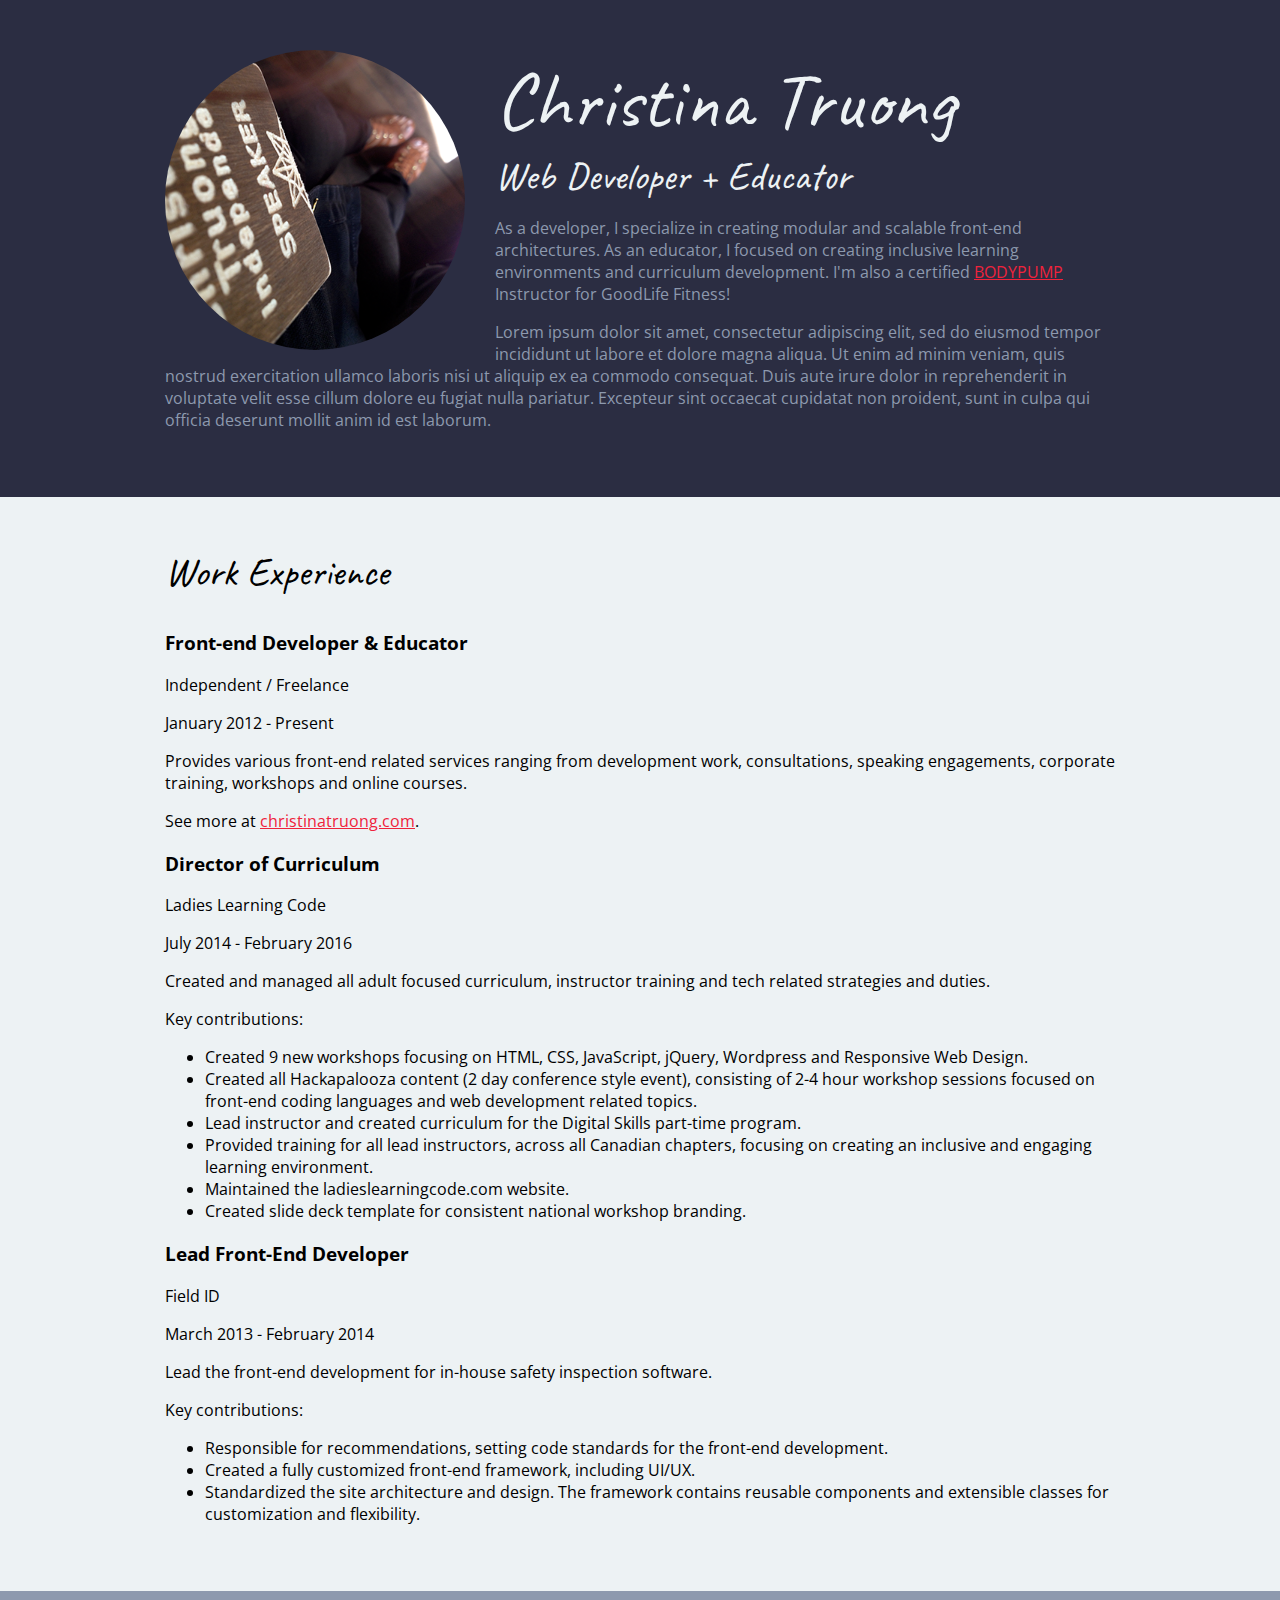
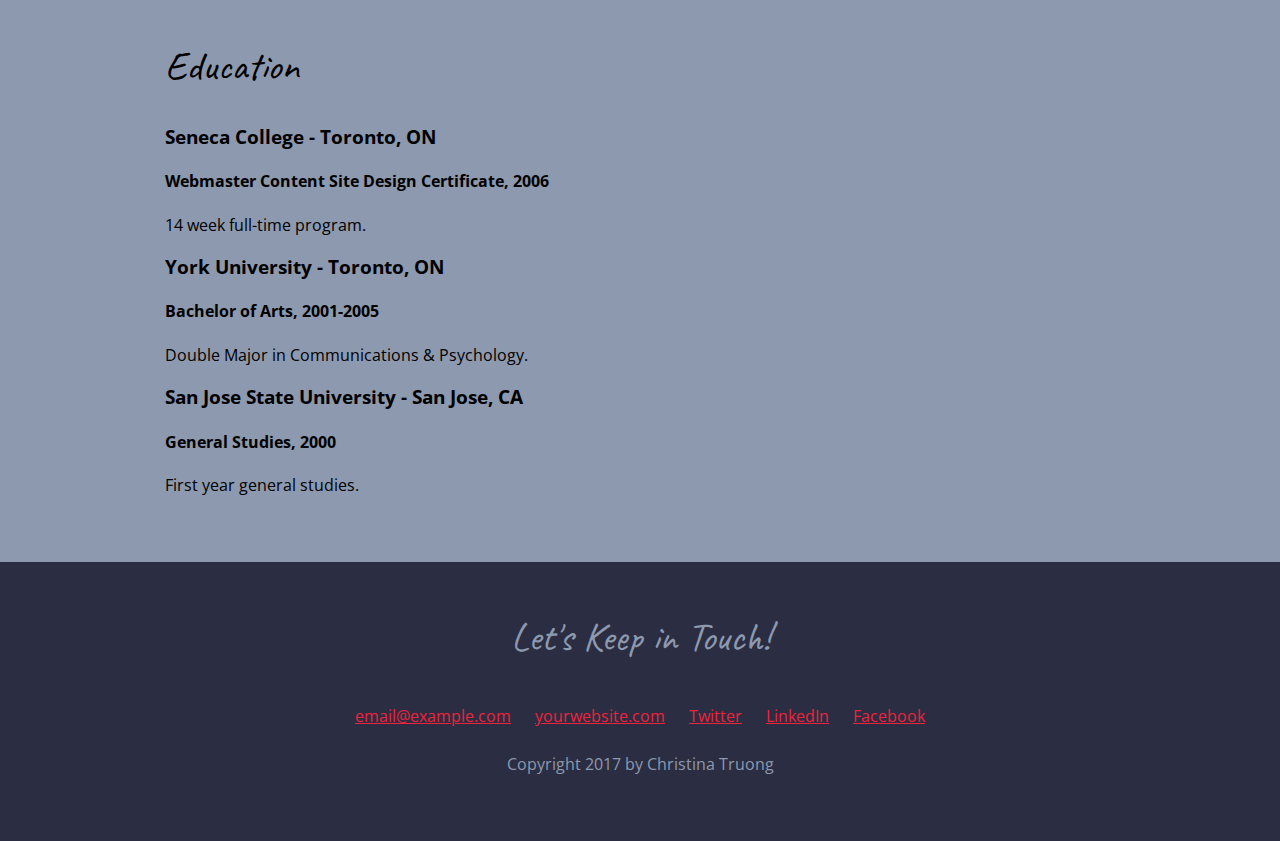
<file: Ch04/04_09/css-resume/index.html>
<!DOCTYPE html>
<html lang="en">
<head>
    <meta charset="UTF-8">
    <meta name="viewport" content="width=device-width, initial-scale=1.0">
    <title>Christina Truong | Resume</title>
    <link href="https://fonts.googleapis.com/css?family=Caveat|Open+Sans:400,400i,700" rel="stylesheet">
    <link rel="stylesheet" href="css/styles.css">
</head>
<body>
    <!-- // Intro -->
    <header>
        <div class="content-wrap">
            <img class="profile-img" src="images/christina-truong.png" alt="Christina Truong">
            <h1>Christina Truong</h1>
            <h2>Web Developer + Educator</h2>
            <p>As a developer, I specialize in creating modular and scalable front-end architectures. As an educator, I focused on creating inclusive learning environments and curriculum development. I'm also a certified <a href="#">BODYPUMP</a> Instructor for GoodLife Fitness!</p>
            <p>Lorem ipsum dolor sit amet, consectetur adipiscing elit, sed do eiusmod tempor incididunt ut labore et dolore magna aliqua. Ut enim ad minim veniam, quis nostrud exercitation ullamco laboris nisi ut aliquip ex ea commodo consequat. Duis aute irure dolor in reprehenderit in voluptate velit esse cillum dolore eu fugiat nulla pariatur. Excepteur sint occaecat cupidatat non proident, sunt in culpa qui officia deserunt mollit anim id est laborum.</p>
        </div>
    </header>
    
    <main> 
        <!-- // Work Experience -->
        <section class="work">
            <div class="content-wrap">
                <h2>Work Experience</h2>

                <!-- Job Details: copy this block to add more positions. -->
                <h3>Front-end Developer & Educator</h3>
                <p>Independent / Freelance</p>
                <p>January 2012 - Present</p>
                <p>Provides various front-end related services ranging from development work, consultations, speaking engagements, corporate training, workshops and online courses.</p>
                <p>See more at <a href="http://christinatruong.com">christinatruong.com</a>.</p>
                
                <!-- Job Details -->
                <h3>Director of Curriculum</h3>
                <p>Ladies Learning Code</p>
                <p>July 2014 - February 2016</p>
                <p>Created and managed all adult focused curriculum, instructor training and tech related strategies and duties.</p>

                <p>Key contributions:</p>
                <ul>
                    <li>Created 9 new workshops focusing on HTML, CSS, JavaScript, jQuery, Wordpress and Responsive Web Design.</li>
                    <li>Created all Hackapalooza content (2 day conference style event), consisting of 2-4 hour workshop sessions focused on front-end coding languages and web development related topics.</li>
                    <li>Lead instructor and created curriculum for the Digital Skills part-time program.</li>
                    <li>Provided training for all lead instructors, across all Canadian chapters, focusing on creating an inclusive and engaging learning environment.</li>
                    <li>Maintained the ladieslearningcode.com website.</li>
                    <li>Created slide deck template for consistent national workshop branding.</li>
                </ul>
                
                <!-- Job Details -->
                <h3>Lead Front-End Developer</h3>
                <p>Field ID</p>
                <p>March 2013 - February 2014</p>
                <p>Lead the front-end development for in-house safety inspection software.</p>

                <p>Key contributions:</p>
                <ul>
                    <li>Responsible for recommendations, setting code standards for the front-end development.</li>
                    <li>Created a fully customized front-end framework, including UI/UX.</li>
                    <li>Standardized the site architecture and design. The framework contains reusable components and extensible classes for customization and flexibility.</li>
                </ul>
            </div>
        </section>


        <!-- // Education -->
        <section class="education">
            <div class="content-wrap">
                <h2>Education</h2>

                <!-- School details: copy this block to add more schools. -->
                <h3>Seneca College - Toronto, ON</h3>
                <h4>Webmaster Content Site Design Certificate, 2006</h4>
                <p>14 week full-time program.</p>
                
                <h3>York University - Toronto, ON</h3>
                <h4>Bachelor of Arts, 2001-2005</h4>
                <p>Double Major in Communications & Psychology.</p>
                
                <h3>San Jose State University - San Jose, CA</h3>
                <h4>General Studies, 2000</h4>
                <p>First year general studies.</p>
            </div>
        </section>
    </main>
    
    <!-- // Footer & contact info -->
    <footer>
        <div class="content-wrap">
            <h2>Let's Keep in Touch!</h2>
            
            <!-- Social media and contact links. Add or remove any networks. -->
            <div class="contact-info">
                <a href="mailto:email@example.com">email@example.com</a>
                <a href="http://yourwebsite.com">yourwebsite.com</a>
                <a href="#">Twitter</a>
                <a href="#">LinkedIn</a>
                <a href="#">Facebook</a>
            </div>

            <p>Copyright 2017 by Christina Truong</p>
        </div>
    </footer>
</body>
</html>
</file>
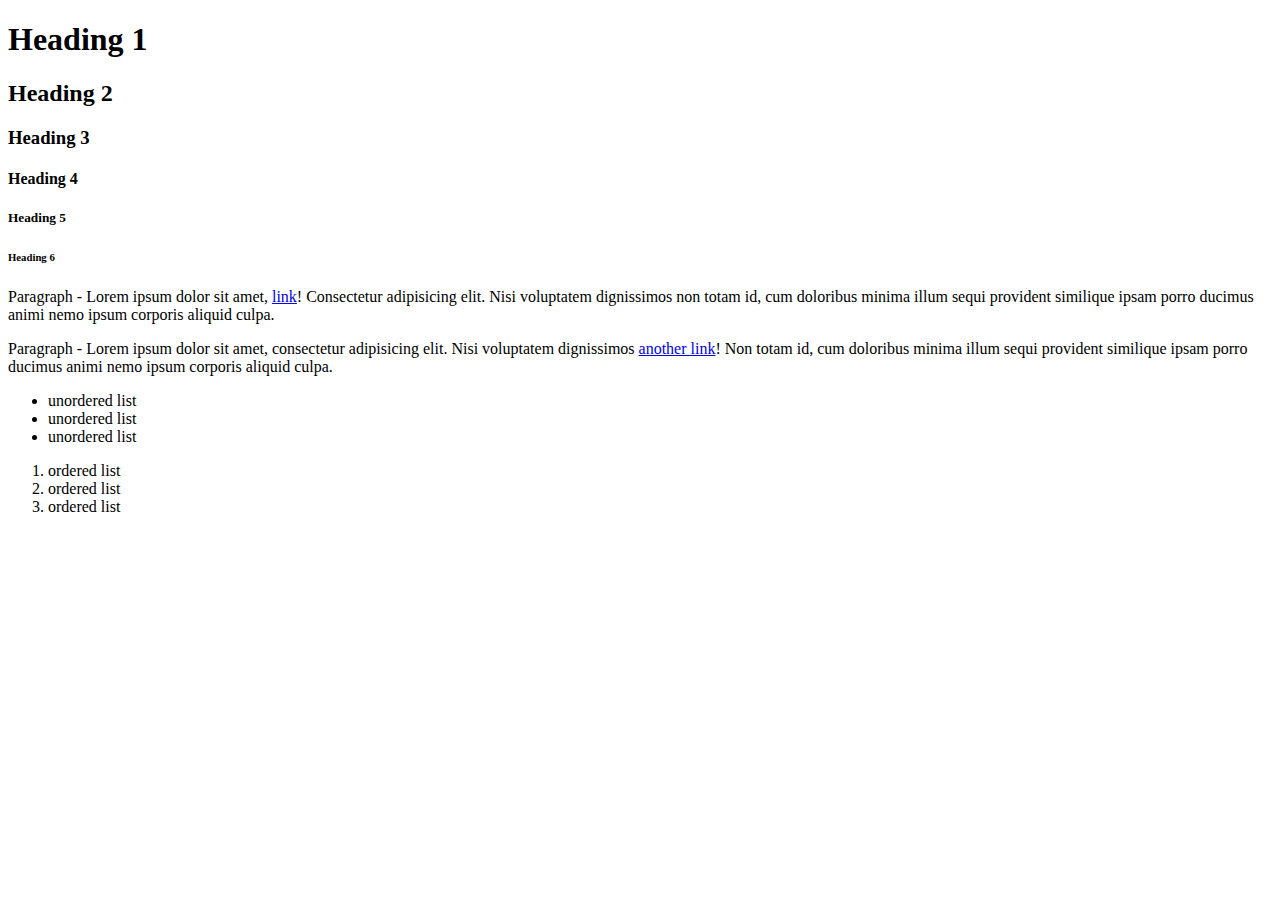
<file: Ch01/01_02/default-styles.html>
<!DOCTYPE html>
<html lang="en">

<head>
  <meta charset="UTF-8">
  <meta name="viewport" content="width=device-width, initial-scale=1.0">
  <title>Default HTML styles</title>
</head>

<body>
  <h1>Heading 1</h1>
  <h2>Heading 2</h2>
  <h3>Heading 3</h3>
  <h4>Heading 4</h4>
  <h5>Heading 5</h5>
  <h6>Heading 6</h6>

  <p>Paragraph - Lorem ipsum dolor sit amet, <a href="#">link</a>! Consectetur adipisicing elit. Nisi voluptatem
    dignissimos non totam id, cum doloribus minima illum sequi provident similique ipsam porro ducimus animi nemo ipsum
    corporis aliquid culpa.</p>
  <p>Paragraph - Lorem ipsum dolor sit amet, consectetur adipisicing elit. Nisi voluptatem dignissimos <a
      href="#">another link</a>! Non totam id, cum doloribus minima illum sequi provident similique ipsam porro ducimus
    animi nemo ipsum corporis aliquid culpa.</p>

  <ul>
    <li>unordered list</li>
    <li>unordered list</li>
    <li>unordered list</li>
  </ul>

  <ol>
    <li>ordered list</li>
    <li>ordered list</li>
    <li>ordered list</li>
  </ol>
</body>

</html>
</file>
<file: Project/css/styles.css>
/* Global styles */
/* apply a natural box layout model to all elements, but allowing components to change */
html {
  box-sizing: border-box;
}

*,
*:before,
*:after {
  box-sizing: inherit;
}

body {
  font-family: 'Open Sans', sans-serif;
  margin: 0;
}

h1,
h2 {
  font-family: 'Caveat', cursive;
  font-weight: 400;
}

h1 {
  font-size: 80px;
}

h2 {
  font-size: 40px;
  margin-top: 0;
}

a {
  color: #EF233C;
}

a:hover {
  text-decoration: none;
}

.content-wrap {
  max-width: 950px;
  margin: 0 auto;
  padding: 50px;
  overflow: auto;
}

.col-narrow {
  width: 30%;
  float: left;
  min-height: 175px;
}

.col-wide {
  width: 70%;
  float: left;
  padding-left: 20px;
  min-height: 175px;
}

/* Header and Footer */
header,
footer {
  background: #2B2D42;
  color: #8D99AE;
}

/* Header */
header h1,
header h2 {
  color: #8D99AE;
  margin: 0;
}

.profile-img {
  border-radius: 50%;
}

/* Footer */
footer {
  text-align: center;
}

.contact-info a {
  padding: 10px;
  display: inline-block;
}

/* Work Experience */
.work {
  background: #EDF2F4;
}

/* Education */
.education {
  background: #8D99AE;
}
</file>
<file: Ch04/css-resume-final/css/styles.css>
/* Global styles 
------------------------------------*/
/* border box fix */
html {
  box-sizing: border-box;
}
*, *:before, *:after {
  box-sizing: inherit;
}

body {
  font-family: 'Open Sans', sans-serif;
  margin: 0;
}
a {
    color: #EF233C;
}
a:hover {
    text-decoration: none;
}
h1, h2 {
  font-family: 'Caveat', cursive;
  font-weight: 400;
}
h1 {
  font-size: 80px;
}
h2 {
  font-size: 40px;
  margin-top: 0;
}
.content-wrap {
  max-width: 950px;
  margin: 0 auto;
  padding: 50px;
  overflow: hidden;
}

.column-narrow {
  width: 35%;
  float: left;
  padding-right: 3%;
  min-height: 175px;
}
.column-wide {
  width: 62%;
  float: left;
  min-height: 175px;
}



/* Header & Footer 
------------------------------------*/
header, 
footer {
  background: #2B2D42;
  color: #8D99AE;
}
header h1,
header h2 {
    color: #EDF2F4;
    margin: 0;
}

/* Header styles only */
header {
  /*text-align: center;*/
}
.profile-img {
  /*width: 300px;*/
  border-radius: 50%;
  /*float: left;*/
  /*margin-right: 30px;*/
}

/* Footer styles only */
footer {
  text-align: center;
}
.contact-info a {
  padding: 10px;
  display: inline-block;
}



/* Work Experience
------------------------------------*/
.work {
    background: #EDF2F4;
}


/* Education
------------------------------------*/
.education {
    background: #8D99AE;
}
</file>
<file: Ch01/01_05/css-resume-final/css/styles.css>
/* Global styles
------------------------------------*/
/* border box fix */
html {
  box-sizing: border-box;
}

*,
*:before,
*:after {
  box-sizing: inherit;
}

body {
  font-family: 'Open Sans', sans-serif;
  margin: 0;
}

a {
  color: #EF233C;
}

a:hover {
  text-decoration: none;
}

h1,
h2 {
  font-family: 'Caveat', cursive;
  font-weight: 400;
}

h1 {
  font-size: 80px;
}

h2 {
  font-size: 40px;
  margin-top: 0;
}

.content-wrap {
  max-width: 950px;
  margin: 0 auto;
  padding: 50px;
  overflow: hidden;
}

.column-narrow {
  width: 35%;
  float: left;
  padding-right: 3%;
  min-height: 175px;
}

.column-wide {
  width: 62%;
  float: left;
  min-height: 175px;
}



/* Header & Footer
------------------------------------*/
header,
footer {
  background: #2B2D42;
  color: #8D99AE;
}

header h1,
header h2 {
  color: #EDF2F4;
  margin: 0;
}

/* Header styles only */
header {
  /*text-align: center;*/
}

.profile-img {
  /*width: 300px;*/
  border-radius: 50%;
  /*float: left;*/
  /*margin-right: 30px;*/
}

/* Footer styles only */
footer {
  text-align: center;
}

.contact-info a {
  padding: 10px;
  display: inline-block;
}



/* Work Experience
------------------------------------*/
.work {
  background: #EDF2F4;
}


/* Education
------------------------------------*/
.education {
  background: #8D99AE;
}
</file>
<file: Ch01/01_08/css-resume/styles.css>
body {
    background: lightblue;
}
</file>
<file: Ch02/02_06/css-resume/css/styles.css>
body {
    background: lightblue;
}
</file>
<file: Ch03/03_04/css-resume/css/styles.css>
/* Global styles
------------------------------------*/
body {

}
a {
  color: #EF233C;
}
a:hover {
  text-decoration: none;
}


/* Header & Footer
------------------------------------*/
header,
footer {
  background: #2B2D42;
  color: #8D99AE;
}
header h1,
header h2 {
  color: #EDF2F4;
}


/* Work Experience
------------------------------------*/
.work {
  background: #EDF2F4;
}


/* Education
------------------------------------*/
.education {
  background: #8D99AE;
}
</file>
<file: Ch03/03_07/css-resume/css/styles.css>
/* Global styles 
------------------------------------*/
body {
  font-family: 'Open Sans', sans-serif;
}
a {
  color: #EF233C;
}
a:hover {
  text-decoration: none;
}
h1, h2 {
  font-family: 'Caveat', cursive;
}
h2 {
  font-size: 40px;
}
h1 {
  font-size: 80px;
}


/* Header & Footer 
------------------------------------*/
header, 
footer {
  background: #2B2D42;
  color: #8D99AE;
}
header h1,
header h2 {
  color: #EDF2F4;
}



/* Work Experience
------------------------------------*/
.work {
  background: #EDF2F4;
}



/* Education
------------------------------------*/
.education {
  background: #8D99AE;
}
</file>
<file: Ch04/04_04/css-resume/css/styles.css>
/* Global styles 
------------------------------------*/
body {
  font-family: 'Open Sans', sans-serif;
}
a {
  color: #EF233C;
}
a:hover {
  text-decoration: none;
}
h1, h2 {
  font-family: 'Caveat', cursive;
  font-weight: 400;
}
h2 {
  font-size: 40px;
}
h1 {
  font-size: 80px;
}


/* Header & Footer 
------------------------------------*/
header, 
footer {
  background: #2B2D42;
  color: #8D99AE;
}
header h1,
header h2 {
  color: #EDF2F4;
}



/* Work Experience
------------------------------------*/
.work {
  background: #EDF2F4;
}



/* Education
------------------------------------*/
.education {
  background: #8D99AE;
}
</file>
<file: Ch04/04_05/css-resume/css/styles.css>
/* Global styles
------------------------------------*/
body {
  font-family: 'Open Sans', sans-serif;
}
a {
  color: #EF233C;
}
a:hover {
  text-decoration: none;
}
h1, h2 {
  font-family: 'Caveat', cursive;
  font-weight: 400;
}
h1 {
  font-size: 80px;
}
h2 {
  font-size: 40px;
}
.content-wrap {
  max-width: 950px;
  margin: 0 auto;
}



/* Header & Footer
------------------------------------*/
header,
footer {
  background: #2B2D42;
  color: #8D99AE;
}
header h1,
header h2 {
  color: #EDF2F4;
}


/* Work Experience
------------------------------------*/
.work {
  background: #EDF2F4;
}


/* Education
------------------------------------*/
.education {
  background: #8D99AE;
}
</file>
<file: Ch04/04_07/css-resume/css/styles.css>
/* Color Palette
#2B2D42 - dark blue
#8D99AE - light blue
#EDF2F4 - blue/white
#EF233C - red
*/

/* Global styles 
------------------------------------*/
body {
  font-family: 'Open Sans', sans-serif;
  margin: 0;
}
a {
    color: #EF233C;
}
a:hover {
    text-decoration: none;
}
h1, h2 {
  font-family: 'Caveat', cursive;
  font-weight: 400;
}
h1 {
  font-size: 80px;
}
h2 {
  font-size: 40px;
  margin-top: 0;
}
.content-wrap {
  max-width: 950px;
  margin: 0 auto;
  padding: 50px;
}


/* Header & Footer 
------------------------------------*/
header, footer {
  background: #2B2D42;
  color: #8D99AE;
}
/* header */
header h1,header h2 {
    color: #EDF2F4;
}
/* footer */
footer {
  text-align: center;
}
.contact-info a {
  padding: 10px;
  display: inline-block;
}


/* Work Experience
------------------------------------*/
.work {
    background: #EDF2F4;
}


/* Education
------------------------------------*/
.education {
    background: #8D99AE;
}
</file>
<file: Ch04/04_09/css-resume/css/styles.css>
/* Global styles
------------------------------------*/
body {
  font-family: 'Open Sans', sans-serif;
  margin: 0;
}
a {
  color: #EF233C;
}
a:hover {
  text-decoration: none;
}
h1, h2 {
  font-family: 'Caveat', cursive;
  font-weight: 400;
}
h1 {
  font-size: 80px;
}
h2 {
  font-size: 40px;
  margin-top: 0;
}
.content-wrap {
  max-width: 950px;
  margin: 0 auto;
  padding: 50px;
  overflow: hidden;
}



/* Header & Footer
------------------------------------*/
header,
footer {
  background: #2B2D42;
  color: #8D99AE;
}
header h1,
header h2 {
  color: #EDF2F4;
  margin: 0;
}

/* Header styles only */
header {
  /*text-align: center;*/
}
.profile-img {
  width: 300px;
  border-radius: 50%;
  float: left;
  margin-right: 30px;
}

/* Footer styles only */
footer {
  text-align: center;
}
.contact-info a {
  padding: 10px;
  display: inline-block;
}



/* Work Experience
------------------------------------*/
.work {
  background: #EDF2F4;
}


/* Education
------------------------------------*/
.education {
    background: #8D99AE;
}
</file>
